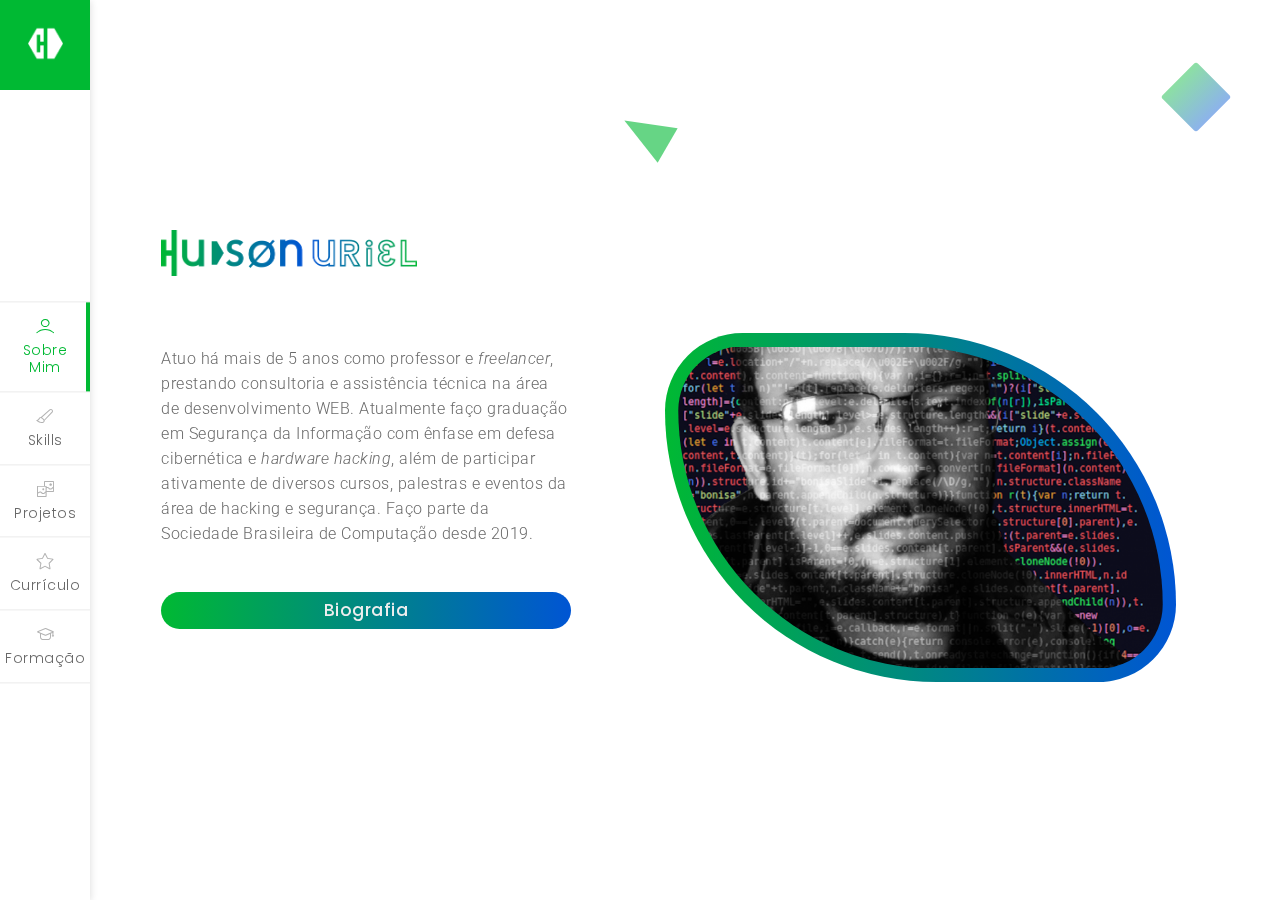
<file: index.html>
<!DOCTYPE html><html lang="pt-br"><head><!-- Meta Tags --><meta charset="utf-8"><meta content="width=device-width,initial-scale=1,shrink-to-fit=no" name="viewport"><!-- Author --><meta name="author" content="Hudson Uriel - https://github.com/zmdy"><!-- Page Title --><title>Portfolio - Hudson Uriel</title><!-- Favicon --><link href="./assets/img/favicon.png" rel="icon"><!-- Bundle --><link href="./src/vendor/css/bundle.min.css" rel="stylesheet"><!-- Plugin Css --><link href="./src/vendor/css/LineIcons.min.css" rel="stylesheet"><link href="./src/vendor/css/devicon/devicon.min.css" rel="stylesheet"><link href="./src/vendor/css/revolution-settings.min.css" rel="stylesheet"><link href="./src/vendor/css/jquery.fancybox.min.css" rel="stylesheet"><link href="./src/vendor/css/owl.carousel.min.css" rel="stylesheet"><link href="./src/vendor/css/swiper.min.css" rel="stylesheet"><link href="./src/vendor/css/cubeportfolio.min.css" rel="stylesheet"><!-- Style Sheet --><link href="./src/css/page-animation.min.css" rel="stylesheet"><link href="./src/css/style.min.css" rel="stylesheet"><!-- Global site tag (gtag.js) - Google Analytics --><script async src="https://www.googletagmanager.com/gtag/js?id=G-M1RQ8PRM4E"></script><script>function gtag(){dataLayer.push(arguments)}window.dataLayer=window.dataLayer||[],gtag("js",new Date),gtag("config","G-M1RQ8PRM4E")</script></head><body class="signle-layout"><!-- Header --><header class="header-left"><!--Logo--> <a class="logo" href="#"><h1 class="logo-text"><img src="./assets/img/favicon-white.png" alt="logo"></h1></a><!--Hamburger--> <a href="#" class="sidemenu_btn" id="sidemenu_toggle"><span></span> <span></span> <span></span> </a><!-- Navigation & Social buttons --><div class="site-nav"><!-- Main menu --><ul class="site-main-menu alt-font" id="nav"><li><!-- href value = data-id without # of .pt-page. Data-goto is the number of section --> <a class="pt-trigger" data-animation="58" data-goto="1" href="#home"><i class="lni-user"></i> <span>Sobre Mim</span></a></li><li><a class="pt-trigger" data-animation="61" data-goto="2" href="#services"><i class="lni-brush-alt"></i> <span>Skills</span></a></li><li><a class="pt-trigger" data-animation="59" data-goto="3" href="#clients"><i class="lni-gallery"></i> <span>Projetos</span></a></li><li><a class="pt-trigger" data-animation="58" data-goto="4" href="#resume"><i class="lni lni-star"></i> <span>Currículo</span></a></li><li><a class="pt-trigger" data-animation="61" data-goto="5" href="#academic"><i class="lni lni-graduation"></i> <span>Formação</span></a></li><li class="hide"><a class="pt-trigger" data-animation="59" data-goto="6" href="#bio"><i class="lni lni-graduation"></i> <span>Biografia</span></a></li><li class="hide"><a class="pt-trigger" data-animation="59" data-goto="7" href="#tech-skills"><i class="lni lni-graduation"></i> <span>Tech SKills</span></a></li></ul><!-- /Main menu --></div></header><!-- Header End --><!-- Site Main --><div class="main-left" id="main"><!-- Page changer wrapper --><div class="pt-wrapper"><!-- Subpages --><div class="subpages"><!-- Home --><section id="home" class="pt-page pt-page-1" data-id="home"><div class="container slider-container"><div class="row align-items-lg-center"><!-- Image Area --><div class="col-lg-7 order-lg-2"><div class="slider-image"><img src="./assets/img/foto-portfolio-720x478.png" alt="Foto Protfolio"></div></div><!-- Text Area --><div class="col-lg-5 wow fadeInRight"><!-- Box Area --><div class="heading-box"><img src="./assets/img/logo-cor-100px.png" class="hudson-logo"><p><span id="typed" class="typed main-gradient-color" data-typed-items="Professor e Pesquisador, Desenvolvedor WEB, Freelancer, Consultor de Tecnologia"></span></p><p>Atuo há mais de 5 anos como professor e <em>freelancer</em>, prestando consultoria e assistência técnica na área de desenvolvimento WEB. Atualmente faço graduação em Segurança da Informação com ênfase em defesa cibernética e <em>hardware hacking</em>, além de participar ativamente de diversos cursos, palestras e eventos da área de hacking e segurança. Faço parte da Sociedade Brasileira de Computação desde 2019.</p><a data-animation="59" data-goto="6" href="#bio" class="btn main-gradient">Biografia</a></div></div></div><!-- Shapes --> <span class="shape-square"></span> <span class="shape-triangle"></span> <span class="shape-plus"></span> <span class="shape-circle"></span></div></section><!-- Skills --><section id="services" class="pt-page pt-page-2" data-id="services"><div class="container"><div class="row align-items-lg-center"><!-- Features Box--><div class="col-lg-5 pr-lg-5"><div class="heading-area"><h6 class="sub-title main-color">Skills</h6><h2 class="title">Habilidades & Tecnologias</h2></div><!-- Progress Bar --><ul class="services-skill text-left"><!--Progress Item--><li class="progress-item"><h6>HTML/CSS<span class="float-right"><b class="count">95</b>%</span></h6><div class="progress"><span class="progress-bar" role="progressbar" aria-valuenow="95" aria-valuemin="0" aria-valuemax="100"></span></div></li><!--Progress Item--><li class="progress-item"><h6>WordPress & Web Hosting<span class="float-right"><b class="count">90</b>%</span></h6><div class="progress"><span class="progress-bar" role="progressbar" aria-valuenow="90" aria-valuemin="0" aria-valuemax="100"></span></div></li><!--Progress Item--><li class="progress-item"><h6>Java Script<span class="float-right"><b class="count">85</b>%</span></h6><div class="progress"><span class="progress-bar" role="progressbar" aria-valuenow="85" aria-valuemin="0" aria-valuemax="100"></span></div></li><!--Progress Item--><li class="progress-item"><h6>PHP/MYSQL<span class="float-right"><b class="count">75</b>%</span></h6><div class="progress"><span class="progress-bar" role="progressbar" aria-valuenow="75" aria-valuemin="0" aria-valuemax="100"></span></div></li><!--Progress Item--><li class="progress-item"><h6>Hexo, Jekyll e outros geradores estáticos<span class="float-right"><b class="count">65</b>%</span></h6><div class="progress"><span class="progress-bar" role="progressbar" aria-valuenow="65" aria-valuemin="0" aria-valuemax="100"></span></div></li></ul><a data-animation="tech-skills" data-goto="7" href="#tech-skills" class="btn main-gradient">Hard Skills</a></div><!-- Heading Area--><div class="col-lg-7"><div class="services-about"><img class="service-image" src="./assets/img/foto-detalhe-500x500.png" alt="image"><div class="content"><p><em>Hacking</em> é a incrível arte de usar um limão para montar uma pilha. Se tudo falhar, faça uma limonada 😉</p><h5 class="mb-1">Hudson Uriel</h5><span>Professor e Desenvolvedor WEB</span></div></div></div></div></div></section><!-- Projetos --><section id="clients" class="pt-page pt-page-3" data-id="clients"><div class="container"><div class="row d-flex align-content-lg-center min-height-100vh"><!-- Features Box--><div class="col-lg-4 pr-lg-5 p-0"><div class="heading-area"><h6 class="sub-title main-color">Cases de Sucesso</h6><h2 class="title">Projetos</h2><p class="paragraph">Nos últimos anos, tive a oportunidade de traduzir, desenvolver, publicar e garantir o funcionamento de mais de 250 sites e projetos, hospedados no Brasil e no exterior.</p></div><!--Counters Area--><div class="counter-area"><!-- Counter Item--><div class="counters"><i class="lni-apartment c-icon"></i><!-- Content --><div class="content"><h4 class="m-0">+<span class="count">150</span></h4><p>Clientes Atendidos</p></div></div><!-- Counter Item--><div class="counters"><i class="lni-apartment c-icon"></i><!-- Content --><div class="content"><h4 class="m-0">+<span class="count">2000</span></h4><p>Alunos Formados</p></div></div></div><div id="client-nav"></div></div><!-- Client Area--><div class="col-lg-8"><div id="owl-client" class="owl-carousel owl-theme"><!--Items--><div class="client-box"><p>Implementação de configurações de desempenho e indexação do site ao Google, utilizando técnicas de SEO.</p><img src="./assets/img/jobs/site-acsimao.png" alt="client"><h5 class="client-name mb-0">acsimao.com</h5><span class="client-designation"><strong>Tecnologias: </strong>WordPress, Let's Encrypt, Google Site Kit, PageSpeed Insights. <em>(*Job realizado como PJ pela Agência Aprimora WEB)</em></span></div><!--Items--><div class="client-box"><p>Criação e Implementação de layout para <em>landing-pages</em> de divulgação em campanhas de marketing.</p><img src="./assets/img/jobs/site-ana-monteiro.png" alt="client"><h5 class="client-name mb-0">anamonteiro.adv.br</h5><span class="client-designation"><strong>Tecnologias: </strong>WordPress, Elementor, TAGs Google Analytics, API Google Maps, API WhatsApp. <em>(*Job realizado como PJ pela Agência Aprimora WEB)</em></span></div><!--Items--><div class="client-box"><p>Desenvolvimento do site; planejamento e execução de testes de segurança e usabilidade.</p><img src="./assets/img/jobs/site-ago-cursos.png" alt="client"><h5 class="client-name mb-0">agocursos.com.br</h5><span class="client-designation"><strong>Tecnologias: </strong>WordPress, Elementor, WAFs, PHP, JS, HTML, CSS, PageSpeed Insights, BurpSuite, Wireshark, NMAP, Maltego, Nikto.</span></div><!--Items--><div class="client-box"><p>Realização de testes de usabilidade (UX) e desempenho em plataforma de <em>User Testing</em>.</p><img src="./assets/img/jobs/site-ben-and-jerry.png" alt="client"><h5 class="client-name mb-0">benandjerry.com.br</h5><span class="client-designation"><strong>Tecnologias: </strong>HTML, CSS, DevTools.</span></div><!--Items--><div class="client-box"><p>Desenvolvimento de site estático com Hexo para distribuição de materias para aulas de T.I. e Administração.</p><img src="./assets/img/jobs/site-aulas-txt.png" alt="client"><h5 class="client-name mb-0">zmdy.github.io/aulas.txt</h5><span class="client-designation"><strong>Tecnologias: </strong>Markdown, Hexo, CSS, JS, Git/GitHub.</span></div><!--Items--><div class="client-box"><p>Projeto de osciloscópio baseado em <em>web</em> para o Arduino.</p><img src="./assets/img/jobs/site-arduino-signals.png" alt="client"><h5 class="client-name mb-0">Arduino Signals</h5><span class="client-designation"><strong>Tecnologias: </strong>Arduino, PHP, JS, HTML, CSS, Git/GitHub.</span></div><!--Items--><div class="client-box"><p>Projeto de calculadora <em>web</em> para entusistas e estudantes de Astronomia.</p><img src="./assets/img/jobs/site-astrocalc.png" alt="client"><h5 class="client-name mb-0">AstroCalc</h5><span class="client-designation"><strong>Tecnologias: </strong>JS, HTML, CSS, Git/GitHub.</span></div><!--Items--><div class="client-box"><p>Projeto de framework para transormar arquivos de texto (txt, markdown) em apresentações de slides.</p><img src="./assets/img/jobs/site-bonisa.png" alt="client"><h5 class="client-name mb-0">Bonisa</h5><span class="client-designation"><strong>Tecnologias: </strong>MarkDown, RegEx, JS (paixão da minha vida &lt;3), HTML, CSS, Git/GitHub.</span></div><!--Items--><div class="client-box"><p>Implementação de melhorias no layout do site.</p><img src="./assets/img/jobs/site-fernanda-baldanza.png" alt="client"><h5 class="client-name mb-0">fernandabaldanza.adv.br</h5><span class="client-designation"><strong>Tecnologias: </strong>WordPress, Elementor, CSS, API WhatsApp. <em>(*Job realizado como PJ pela Agência Aprimora WEB)</em></span></div><!--Items--><div class="client-box"><p>Resturação de site, implementação de ajustes de layout.</p><img src="./assets/img/jobs/site-ferraz-advocacia.png" alt="client"><h5 class="client-name mb-0">ferrazadvocaciato.com</h5><span class="client-designation"><strong>Tecnologias: </strong>WordPress, Elementor, CSS, API WhatsApp. <em>(*Job realizado como PJ pela Agência Aprimora WEB)</em></span></div><!--Items--><div class="client-box"><p>Codificação e estilização do layout utilizado no site e aplicativo do Congresso Ganepão 2021</p><img src="./assets/img/jobs/site-ganepao-eventsmobi.png" alt="client"><h5 class="client-name mb-0">ganepao.com.br</h5><span class="client-designation"><strong>Tecnologias: </strong>CSS.<em> (*Job realizado como PJ pela Agência Aprimora WEB)</em></span></div><!--Items--><div class="client-box"><p><em>Rebranding</em> do site institucional; planejamento e execução de testes de segurança e usabilidade no mesmo.</p><img src="./assets/img/jobs/site-grupo-cni.png" alt="client"><h5 class="client-name mb-0">grupocni.com.br</h5><span class="client-designation"><strong>Tecnologias: </strong>WordPress, WAFs, PHP, JS, HTML, CSS, PageSpeed Insights, BurpSuite, Wireshark, NMAP, Maltego, Nikto, WPScan.</span></div><!--Items--><div class="client-box"><p>Implementação de layout para <em>landing-pages</em> de divulgação em campanhas de marketing.</p><img src="./assets/img/jobs/site-jayme-pena-landing.png" alt="client"><h5 class="client-name mb-0">jaymepena.com.br</h5><span class="client-designation"><strong>Tecnologias: </strong>WordPress, Elementor, CSS, API WhatsApp.<em> (*Job realizado como PJ pela Agência Aprimora WEB)</em></span></div><!--Items--><div class="client-box"><p>Publicação e configuração do site em serviço de <em>web hosting</em>. Implementação de estratégias de SEO, desempenho e segurança.</p><img src="./assets/img/jobs/site-jean-lima.png" alt="client"><h5 class="client-name mb-0">jeanlimaadvocacia.com.br</h5><span class="client-designation"><strong>Tecnologias: </strong>WordPress, Elementor, API WhatsApp, Let's Encrypt, Google Site Kit, PageSpeed Insights.<em> (*Job realizado como PJ pela Agência Aprimora WEB)</em></span></div><!--Items--><div class="client-box"><p>Publicação e configuração do site em serviço de <em>web hosting</em>. Implementação de estratégias de SEO, desempenho e segurança.</p><img src="./assets/img/jobs/site-jeferson-ribeiro.png" alt="client"><h5 class="client-name mb-0">jefersonribeiro.adv.br</h5><span class="client-designation"><strong>Tecnologias: </strong>WordPress, Elementor, API WhatsApp, Let's Encrypt, Google Site Kit, PageSpeed Insights.<em> (*Job realizado como PJ pela Agência Aprimora WEB)</em></span></div><!--Items--><div class="client-box"><p>Inserção de artigos e postagens em blog para divulgação em campanhas de marketing.</p><img src="./assets/img/jobs/site-lucas-bento.png" alt="client"><h5 class="client-name mb-0">lucasbento.adv.br</h5><span class="client-designation"><strong>Tecnologias: </strong>WordPress, Elementor, HTML, CSS.<em> (*Job realizado como PJ pela Agência Aprimora WEB)</em></span></div><!--Items--><div class="client-box"><p>Publicação e configuração do site em serviço de <em>web hosting</em>. Implementação de estratégias de SEO, desempenho e segurança.</p><img src="./assets/img/jobs/site-mondego-engenharia.png" alt="client"><h5 class="client-name mb-0">mondegoengenharia.com</h5><span class="client-designation"><strong>Tecnologias: </strong>WordPress, Elementor, API WhatsApp, Let's Encrypt, Google Site Kit, PageSpeed Insights.<em> (*Job realizado como PJ pela Agência Aprimora WEB)</em></span></div><!--Items--><div class="client-box"><p>Publicação e configuração do site em serviço de <em>web hosting</em>. Implementação de estratégias de SEO, desempenho e segurança.</p><img src="./assets/img/jobs/site-origna.png" alt="client"><h5 class="client-name mb-0">origna.com.br</h5><span class="client-designation"><strong>Tecnologias: </strong>WordPress, Elementor, API WhatsApp, Let's Encrypt, Google Site Kit, PageSpeed Insights.<em> (*Job realizado como PJ pela Agência Aprimora WEB)</em></span></div><!--Items--><div class="client-box"><p>Publicação e configuração do site em serviço de <em>web hosting</em>. Ajustes no layout do site.</p><img src="./assets/img/jobs/site-otica-jz-glasses.png" alt="client"><h5 class="client-name mb-0">oticajzglasses.com.br</h5><span class="client-designation"><strong>Tecnologias: </strong>WordPress, Elementor, API WhatsApp, Google Site Kit.</span></div><!--Items--><div class="client-box"><p>Desenvolvimento e publicação da plataforma; planejamento e execução de testes de segurança e usabilidade.</p><img src="./assets/img/jobs/site-plataforma-ago.png" alt="client"><h5 class="client-name mb-0">agocursos.com.br/app</h5><span class="client-designation"><strong>Tecnologias: </strong>WordPress, Elementor, Woocomerce, LearnPress, WAFs, PHP, JS, HTML, CSS, PageSpeed Insights, BurpSuite, Wireshark, NMAP, Maltego, Nikto.</span></div><!--Items--><div class="client-box"><p>Implementação de novos componentes e criação de logo para o simulador de circuitos digitais SimcirJS.</p><img src="./assets/img/jobs/site-simcirjs.png" alt="client"><h5 class="client-name mb-0">Simcir JS</h5><span class="client-designation"><strong>Tecnologias: </strong>JS, HTML, CSS, Git/GitHub, SVG.</span></div><!--Items--><div class="client-box"><p>Instalação e configuração de encurtador de link ./src/personalizado - YOURLS.</p><img src="./assets/img/jobs/site-yourls-ago.png" alt="client"><h5 class="client-name mb-0">agocursos.com.br</h5><span class="client-designation"><strong>Tecnologias: </strong>YOURLS: Your Own URL Shortener (Encurtador de Links open-source), PHP, MySQL, CSS, Sleeky (tema modificado para atender a identidade visual da empresa).</span></div><!--Items--><div class="client-box"><p>Publicação e configuração do site em serviço de <em>web hosting</em>. Implementação de estratégias de SEO, desempenho e segurança.</p><img src="./assets/img/jobs/site-psicodivertidamente.png" alt="client"><h5 class="client-name mb-0">psicodivertidamente.com.br</h5><span class="client-designation"><strong>Tecnologias: </strong>WordPress, Elementor, API WhatsApp, Let's Encrypt, Google Site Kit, PageSpeed Insights.<em> (*Job realizado como PJ pela Agência Aprimora WEB)</em></span></div><!--Items--><div class="client-box"><p>Publicação e configuração do site em serviço de <em>web hosting</em>. Implementação de estratégias de SEO, desempenho e segurança.</p><img src="./assets/img/jobs/site-rosa-luz-boutique.png" alt="client"><h5 class="client-name mb-0">rosaluzboutique.com.br</h5><span class="client-designation"><strong>Tecnologias: </strong>WordPress, Elementor, API WhatsApp, Let's Encrypt, Google Site Kit, PageSpeed Insights.<em> (*Job realizado como PJ pela Agência Aprimora WEB)</em></span></div><!--Items--><div class="client-box"><p>Correção de bugs em plugin do WhatsApp, devido a cinompatibilidade em dispositivos iOS/Apple; Implementação de layout para <em>landing-pages</em>.</p><img src="./assets/img/jobs/site-wrsa.png" alt="client"><h5 class="client-name mb-0">wrsa.adv.br</h5><span class="client-designation"><strong>Tecnologias: </strong>WordPress, Elementor, API WhatsApp, JS, PHP.<em> (*Job realizado como PJ pela Agência Aprimora WEB)</em></span></div><!--Items--><div class="client-box"><p>Publicação e configuração do site em serviço de <em>web hosting</em>. Implementação de estratégias de SEO, desempenho e segurança.</p><img src="./assets/img/jobs/site-zillion.png" alt="client"><h5 class="client-name mb-0">zillionempreendedorismo.com.br</h5><span class="client-designation"><strong>Tecnologias: </strong>WordPress, Elementor, API WhatsApp, Let's Encrypt, Google Site Kit, PageSpeed Insights.<em> (*Job realizado como PJ pela Agência Aprimora WEB)</em></span></div></div></div></div></div></section><!-- Resume - CV --><section id="resume" class="pt-page pt-page-4" data-id="resume"><div class="container"><div class="row d-flex align-content-lg-center min-height-100vh"><!-- Features Box--><!-- Text Area --><div class="col-lg-5 wow fadeInRight"><!-- Box Area --><div class="heading-box"><h6 class="sub-title main-color">Experiências Profissionais</h6><img src="./assets/img/logo-cor-100px.png" class="hudson-logo" style="margin-top:5vh"><p class="main-gradient-color">Professor & Freelancer</p><p>Atuo há mais de 5 anos como professor e <em>freelancer</em>, prestando consultoria e assistência técnica na área de desenvolvimento WEB. Confira os locais que já tive a oportunidade de atuar profissionalmente.</p><div id="resume-nav"></div></div></div><!-- Client Area--><div class="col-lg-7"><div id="owl-resume" class="owl-carousel owl-theme"><!--Items--><div class="client-box-resume"><h5 class="client-name mb-0">Analista de Suporte Técnico</h5><p class="client-description"><em>Agência Aprimora WEB</em></p><p class="client-date client-current">Mar. 2021 - Atualmente</p><div class="client-logo"><img src="./assets/img/companies/logo-aprimora-web-white.png" alt="client-logo"></div><span class="client-designation">Consultoria em atividades de publicação e manutenção de sites institucionais, e-coomerces e landing pages construídas em WordPress. Suporte técnico e manutenção preventiva/corretiva referente a problemas de configuração, segurança, SEO e afins nos sites e e-mails profissionais dos clientes da agência.</span></div><!--Items--><div class="client-box-resume"><h5 class="client-name mb-0">Consultor de T.I. & Mentor de Cursos</h5><p class="client-description"><em>AGO Cursos</em></p><p class="client-date client-current">Out. 2020 - Atualmente</p><div class="client-logo"><img src="./assets/img/companies/logo-ago-white.png" alt="client-logo"></div><span class="client-designation">Desenvolvimento e gerenciamento de websites e aplicações WEB (link shortener, WordPress, Tutor/Open edX, QR Code ); Consultor em live streamings e cursos; Mentor de cursos livres em plataforma EAD.</span></div><!--Items--><div class="client-box-resume"><h5 class="client-name mb-0">Freelancer</h5><p class="client-description"><em>Ótica JZ Glasses</em></p><p class="client-date">Out. 2020 - Mai. 2021</p><div class="client-logo"><img src="./assets/img/companies/logo-otica-jz-glasses-white.png" alt="client-logo"></div><span class="client-designation">Desenvolvimento e gerenciamento de e-comerce + site institucional; Acompanhamento de métricas e KPIs em posts, anúncios e stories de redes sociais e site;</span></div><!--Items--><div class="client-box-resume"><h5 class="client-name mb-0">Professor</h5><p class="client-description"><em>CNI - Centro de Formação Profissional</em></p><p class="client-date">Out. 2019 - Out. 2020</p><div class="client-logo"><img src="./assets/img/companies/logo-cni-white.png" alt="client-logo"></div><span class="client-designation">Ministro de aulas presenciais de informática básica/avançada; manutenção e redes de computadores; e administração. Help desk e suporte técnico-pedagógico aos alunos (presencial e EAD); Auxílio na gravação, edição e postagem de conteúdos EAD; gerenciamento de sites;</span></div><!--Items--><div class="client-box-resume"><h5 class="client-name mb-0">Professor</h5><p class="client-description"><em>Zanol Prime Cultural Institute</em></p><p class="client-date">Set. 2018 - Out. 2019</p><div class="client-logo"><img src="./assets/img/companies/logo-prime-white.png" alt="client-logo"></div><span class="client-designation">Suporte e monitoria aos alunos dos cursos de informática e administração; Organização e realização de palestras e eventos culturais e pedagógicos; Realização de atividades administrativas (atendimento, relatórios pedagógicos, etc) inerentes à função;</span></div><!--Items--><div class="client-box-resume"><h5 class="client-name mb-0">Estagiário Administrativo</h5><p class="client-description"><em>NSI - Instituto Profissionalizar</em></p><p class="client-date">Jun. 2018 - Out. 2018</p><div class="client-logo"><img src="./assets/img/companies/logo-nsi-white.png" alt="client-logo"></div><span class="client-designation">Atendimento ao público, controle de caixa, agendamentos de aulas e provas, e telemarketing ativo (vendas e cobranças)</span></div><!--Items--><div class="client-box-resume"><h5 class="client-name mb-0">Pesquisador Júnior de Iniciação Científica</h5><p class="client-description"><em>CEFET-MG/FAPEMIG</em></p><p class="client-date">Mar. 2016 - Set. 2017</p><div class="client-logo"><img src="./assets/img/companies/logo-cefet-white.png" alt="client-logo"></div><span class="client-designation">Desenvolvimento de pesquisa multidisciplinar (Biologia, Eletrônica e Programação) visando alternativas para o controle de mosquitos.</span></div><!--Items--><div class="client-box-resume"><h5 class="client-name mb-0">Monitor de Informática</h5><p class="client-description"><em>Cedaspy Professional School</em></p><p class="client-date">Mai. 2015 - Nov. 2015</p><div class="client-logo"><img src="./assets/img/companies/logo-cedaspy-white.png" alt="client-logo"></div><span class="client-designation">Suporte pedagógico presencial aos alunos; retirada de dúvidas e acompanhamento nos laboratórios de aulas teóricas e práticas.</span></div></div></div></div></div></section><!-- Academic - CV --><section id="academic" class="pt-page pt-page-5" data-id="academic"><div class="container"><div class="row d-flex align-content-lg-center min-height-100vh"><!-- Features Box--><!-- Text Area --><div class="col-lg-5 wow fadeInRight"><!-- Box Area --><div class="heading-box"><h6 class="sub-title main-color">Formação Acadêmica</h6><img src="./assets/img/logo-cor-100px.png" class="hudson-logo" style="margin-top:5vh"><p class="main-gradient-color">Pesquisador & Estudante</p><p>Iniciei os meus estudos em Informática e Computação no ano de 2014 e não parei desde então! Confira alguns cursos que fazem parte da minha formação acadêmica.</p></div></div><!-- Client Area--><div class="col-lg-7"><!-- Progress Bar --><ul class="services-skill text-left"><!--Progress Item--><li class="progress-item"><h6>Técnico em Eletrônica<br><span class="small">Escola Politécnica Brasileira - ECID</span><br><em class="small">Formação em 2022</em> <span class="float-right"><b class="count">33</b>%</span><br></h6><div class="progress"><span class="progress-bar" role="progressbar" aria-valuenow="25" aria-valuemin="0" aria-valuemax="100"></span></div></li><!--Progress Item--><li class="progress-item"><h6>Superior em Defesa Cibernética<br><span class="small">Universidade Estácio de Sá</span><br><em class="small">Formação em 2022</em> <span class="float-right"><b class="count">60</b>%</span><br></h6><div class="progress"><span class="progress-bar" role="progressbar" aria-valuenow="60" aria-valuemin="0" aria-valuemax="100"></span></div></li></ul><h5 class="outros-cursos">Outros Cursos realizados:</h5><p class="cursos"><i class="lni lni-graduation"></i> <strong>Técnico em Informática</strong> - CEFET-MG - 2016-2017 <em class="small">Trancado</em></p><p class="cursos"><i class="lni lni-graduation"></i> <strong>Capacitação em Informática e Redes</strong> - Cedaspy - 2014-2016 <em class="small">100% concluído</em></p><p class="cursos"><i class="lni lni-graduation"></i> <strong>Formação em Desenvolvimento WEB</strong> - CNI - 2013-2014 <em class="small">100% concluído</em></p><p class="cursos"><i class="lni lni-graduation"></i> <strong>Inglês</strong> - CENEX/UFMG - 2013-2015 <em class="small">100% concluído</em></p></div></div></div></section><!-- Bio --><section id="bio" class="pt-page pt-page-6" data-id="bio"><div class="container"><div class="row d-flex align-content-lg-center min-height-100vh"><!-- Text Area --><div class="col-lg-5 wow fadeInRight"><!-- Box Area --><div class="heading-box"><h6 class="sub-title main-color">Biografia</h6><img src="./assets/img/logo-cor-100px.png" class="hudson-logo" style="margin-top:5vh"><div class="social-icons"><a href="https://www.instagram.com/_zmdy/"><i class="lni lni-instagram-original main-gradient-color-hover"></i> </a><a href="https://www.facebook.com/hudson.uriel.5"><i class="lni lni-facebook main-gradient-color-hover"></i> </a><a href="https://twitter.com/_zmdy"><i class="lni lni-twitter-original main-gradient-color-hover"></i> </a><a href="https://github.com/zmdy"><i class="lni lni-github-original main-gradient-color-hover"></i></a></div><p>Membro da Sociedade Brasileira de Computação (SBC) desde 2019, atualmente divido meu tempo entre tarefas acadêmicas e profissionais. Atuo já há alguns anos como professor de Informática e Administração em importantes instituições de Belo Horizonte, tendo a possibilidade de vivenciar as mais diversas (e até mesmo inusitadas) dúvidas e questionamentos, sempre me esforçando para resolvê-las e saná-las da melhor forma possível.</p></div></div><!-- Heading Area--><div class="col-lg-6 order-lg-2"><div class="heading-area pl-lg-4 p-0"><p class="paragraph paragraph-first">Como web designer e desenvolvedor web tive a oportunidade de trabalhar na construção, tradução, hospedagem e manutenção de mais de 250 websites institucionais e e-commerces. Como um diferencial em meus serviços, busco trazer o <em>know-how</em> que adquiro participando de treinamentos e eventos na área de desenvolvimento, <em>hacking</em> e segurança para garantir aos clientes por mim atendidos acesso às mais modernas tecnologias e estratégias.<br><br>Enquanto estudante e pesquisador, pude participar de diversos projetos de iniciação científica nas áreas de eletrônica e computação aplicadas à saúde pública. Ainda hoje contribuo e participo de projetos <em>open-source</em>, fórums, grupos e programas de <em>bug bounty</em>. Sou defensor da filosofia do <em>Software Livre</em> e acredito que as tecnologias computacionais devem ser inclusivas, focadas na boa-experiência de uso, e capazes de mudar a vida de todos.</p></div></div></div></div></section><!-- Tech Skills --><section id="tech-skills" class="pt-page pt-page-7" data-id="tech-skills"><div class="container"><div class="row d-flex align-content-lg-center min-height-100vh"><!-- Features Box--><!-- Text Area --><div class="col-lg-5 wow fadeInRight"><!-- Box Area --><div class="heading-box heading-area"><h6 class="sub-title main-color">Tech Skills</h6><h2 class="title">Tecnologias</h2><p>Como desenvolvedor, possuo minhas preferências a respeito de linguagens e tecnologias. Para os meus trabalhos, em epecial, gosto de utilizar as tecnologias abaixo:</p><div class="tech-skills-icons"><p><i class="devicon-html5-plain main-gradient-color"></i> <i class="devicon-css3-plain main-gradient-color"></i> <i class="devicon-javascript-plain main-gradient-color"></i> <i class="devicon-php-plain main-gradient-color"></i> <i class="devicon-mysql-plain main-gradient-color"></i><br><br><i class="devicon-wordpress-plain main-gradient-color"></i> <i class="devicon-bash-plain main-gradient-color"></i> <i class="devicon-python-plain main-gradient-color"></i> <i class="devicon-cplusplus-plain main-gradient-color"></i> <i class="devicon-nodejs-plain main-gradient-color"></i></p></div></div></div><!-- Client Area--><div class="col-lg-7 container"><p>Em meu GitHub contribuo e mantenho projetos <em>open-source</em> voltados para a área educacional e de algumas ferramentas e scripts úteis para o dia a dia.</p><div class="container"><div class="row row-projetos"><div class="projetos col-lg-4"><a href="https://github.com/zmdy/portfolio" target="_blank"><img src="./assets/img/logo-cor-100px.png"> Portfólio de projetos</a><p>HTML, CSS, JS</p></div><div class="projetos col-lg-4"><a href="https://github.com/zmdy/aulas.txt" target="_blank"><img src="./assets/img/projects/logo-aulas-txt.png"> Recursos para aulas.</a><br><p>Markdown, Hexo</p></div><div class="projetos col-lg-4"><a href="https://github.com/zmdy/bonisa" target="_blank"><img src="./assets/img/projects/logo-bonisa.png"> <em>Lib</em> de slides para web</a><br><p>JS</p></div><div class="projetos col-lg-4"><a href="https://github.com/zmdy/simcirjs" target="_blank"><img src="./assets/img/projects/logo-simcir.png"> Simulador de circuitos</a><br><p>JS</p></div><div class="projetos col-lg-4"><a href="https://zmdy.github.io/africa-perceptions/" target="_blank"><img src="./assets/img/projects/logo-africa-perceptions.png"> Projeto Escolar.</a><br><p>Markdown, HTML, JS</p></div><div class="projetos col-lg-4"><a href="https://zmdy.github.io/africa-perceptions/" target="_blank"><img src="./assets/img/projects/logo-astrocalc.png"> Calculadora astronômica.</a><br><p>HTML, CSS, JS</p></div></div></div><p>Alguns projetos úteis para <em>devs</em> e <em>hackers</em>.</p><p class="cursos"><i class="lni lni-code-alt"></i> <strong>Recursos diversos</strong> - <a href="https://github.com/sindresorhus/awesome">Awesome</a> | <a href="https://github.com/moimikey/awesome-devtools">Dev Tools</a> | <a href="https://github.com/Hack-with-Github/Awesome-Hacking">Hacking Tools</a> | <a href="https://github.com/goabstract/Awesome-Design-Tools">Design Tools</a></p><p class="cursos"><i class="lni lni-code-alt"></i> <strong>Scan de Tecnologias</strong> - <a href="https://github.com/AliasIO/wappalyzer">Wappalyzer</a></p><p class="cursos"><i class="lni lni-code-alt"></i> <strong>Open Web Data</strong> - <a href="https://commoncrawl.org/">Commom Crawl</a></p><p class="cursos"><i class="lni lni-code-alt"></i> <strong>Repositório de APIs</strong> - <a href="https://www.programmableweb.com/">Programmable Web</a></p><p class="cursos"><i class="lni lni-code-alt"></i> <strong>Maiores riscos de segurança na WEB</strong> - <a href="https://owasp.org/www-project-top-ten/">OWASP Top Ten</a></p></div></div></div></section></div><!-- End of Home Subpage --></div></div><!-- Site Main End --><!-- JavaScript --><script src="./src/vendor/js/bundle.min.js"></script><!-- Plugin Js --><script src="./src/vendor/js/jquery.appear.js"></script><script src="./src/vendor/js/jquery.fancybox.min.js"></script><script src="./src/vendor/js/owl.carousel.min.js"></script><script src="./src/vendor/js/TweenMax.min.js"></script><script src="./src/vendor/js/jquery.cubeportfolio.min.js"></script><!-- TYPED LIBRARY --><script src="./src/vendor/js/typed.js/typed.min.js"></script><!-- custom script --><script src="./src/js/page-transition.min.js"></script><script src="./src/js/script.min.js"></script></body></html>
</file>
<file: src/vendor/css/devicon/devicon.min.css>
﻿@font-face{font-family:"devicon";src:url("fonts/devicon.eot?f7gwp9");src:url("fonts/devicon.eot?f7gwp9#iefix") format("embedded-opentype"),url("fonts/devicon.ttf?f7gwp9") format("truetype"),url("fonts/devicon.woff?f7gwp9") format("woff"),url("fonts/devicon.svg?f7gwp9#devicon") format("svg");font-weight:normal;font-style:normal;font-display:block}[class^=devicon-],[class*=" devicon-"]{font-family:"devicon" !important;speak:never;font-style:normal;font-weight:normal;font-variant:normal;text-transform:none;line-height:1;-webkit-font-smoothing:antialiased;-moz-osx-font-smoothing:grayscale}.devicon-nixos-plain-wordmark:before{content:""}.devicon-nixos-plain:before{content:""}.devicon-perl-plain:before{content:""}.devicon-tensorflow-line-wordmark:before{content:""}.devicon-tensorflow-line:before{content:""}.devicon-tensorflow-original-wordmark:before{content:""}.devicon-tensorflow-original:before{content:""}.devicon-zig-plain-wordmark:before{content:""}.devicon-zig-original:before,.devicon-zig-plain:before{content:""}.devicon-raspberrypi-line-wordmark:before{content:""}.devicon-raspberrypi-line:before{content:""}.devicon-embeddedc-plain-wordmark:before{content:""}.devicon-embeddedc-plain:before{content:""}.devicon-labview-plain-wordmark:before{content:""}.devicon-labview-plain:before{content:""}.devicon-modx-plain-wordmark:before{content:""}.devicon-modx-plain:before{content:""}.devicon-knockout-plain-wordmark:before{content:""}.devicon-rstudio-plain:before{content:""}.devicon-phalcon-plain:before{content:""}.devicon-minitab-plain:before{content:""}.devicon-bulma-plain:before{content:""}.devicon-spss-plain:before{content:""}.devicon-matlab-line:before{content:""}.devicon-matlab-plain:before{content:""}.devicon-karma-plain:before{content:""}.devicon-jest-plain:before{content:""}.devicon-circleci-plain-wordmark:before{content:""}.devicon-circleci-plain:before{content:""}.devicon-codecov-plain:before{content:""}.devicon-magento-line:before{content:""}.devicon-magento-original-wordmark:before{content:""}.devicon-magento-original:before{content:""}.devicon-shopware-original-wordmark:before{content:""}.devicon-shopware-original:before{content:""}.devicon-salesforce-plain:before{content:""}.devicon-vuestorefront-plain:before{content:""}.devicon-unix-original:before{content:""}.devicon-godot-plain-wordmark:before{content:""}.devicon-godot-plain:before{content:""}.devicon-vscode-plain-wordmark:before{content:""}.devicon-vscode-plain:before{content:""}.devicon-julia-plain-wordmark:before{content:""}.devicon-julia-plain:before{content:""}.devicon-crystal-original-wordmark:before{content:""}.devicon-crystal-original:before{content:""}.devicon-tailwindcss-plain:before{content:""}.devicon-tailwindcss-original-wordmark:before{content:""}.devicon-weblate-plain-wordmark:before{content:""}.devicon-weblate-plain:before{content:""}.devicon-thealgorithms-plain-wordmark:before{content:""}.devicon-thealgorithms-plain:before{content:""}.devicon-spring-plain-wordmark:before{content:""}.devicon-spring-plain:before{content:""}.devicon-rails-plain-wordmark:before{content:""}.devicon-rails-plain:before{content:""}.devicon-phoenix-plain-wordmark:before{content:""}.devicon-phoenix-plain:before{content:""}.devicon-nextjs-original-wordmark:before,.devicon-nextjs-plain-wordmark:before{content:""}.devicon-nextjs-line:before{content:""}.devicon-nextjs-original:before,.devicon-nextjs-plain:before{content:""}.devicon-lua-plain-wordmark:before{content:""}.devicon-lua-plain:before{content:""}.devicon-graphql-plain-wordmark:before{content:""}.devicon-graphql-plain:before{content:""}.devicon-gitter-plain-wordmark:before{content:""}.devicon-gitter-plain:before{content:""}.devicon-figma-plain:before{content:""}.devicon-digitalocean-plain-wordmark:before{content:""}.devicon-digitalocean-plain:before{content:""}.devicon-dotnetcore-plain:before{content:""}.devicon-dart-plain-wordmark:before{content:""}.devicon-dart-plain:before{content:""}.devicon-r-plain:before{content:""}.devicon-r-original:before{content:""}.devicon-ocaml-plain-wordmark:before{content:""}.devicon-ocaml-plain:before{content:""}.devicon-jupyter-plain-wordmark:before{content:""}.devicon-jupyter-plain:before{content:""}.devicon-fsharp-plain:before{content:""}.devicon-elixir-plain-wordmark:before{content:""}.devicon-elixir-plain:before{content:""}.devicon-aarch64-plain:before{content:""}.devicon-xd-line:before{content:""}.devicon-xd-plain:before{content:""}.devicon-uwsgi-plain:before{content:""}.devicon-microsoftsqlserver-plain-wordmark:before{content:""}.devicon-microsoftsqlserver-plain:before{content:""}.devicon-sqlalchemy-original-wordmark:before,.devicon-sqlalchemy-plain-wordmark:before{content:""}.devicon-sqlalchemy-plain:before{content:""}.devicon-rocksdb-plain:before{content:""}.devicon-objectivec-plain:before{content:""}.devicon-kubernetes-plain-wordmark:before{content:""}.devicon-kubernetes-plain:before{content:""}.devicon-googlecloud-plain-wordmark:before{content:""}.devicon-googlecloud-plain:before{content:""}.devicon-flask-original-wordmark:before,.devicon-flask-plain-wordmark:before{content:""}.devicon-flask-original:before,.devicon-flask-plain:before{content:""}.devicon-firebase-plain-wordmark:before{content:""}.devicon-firebase-plain:before{content:""}.devicon-eleventy-plain:before{content:""}.devicon-appwrite-plain-wordmark:before,.devicon-appwrite-original-wordmark:before{content:""}.devicon-appwrite-plain:before,.devicon-appwrite-original:before{content:""}.devicon-bash-plain:before{content:""}.devicon-woocommerce-plain-wordmark:before{content:""}.devicon-woocommerce-plain:before{content:""}.devicon-typo3-plain-wordmark:before{content:""}.devicon-typo3-plain:before{content:""}.devicon-premierepro-plain:before{content:""}.devicon-nestjs-plain-wordmark:before{content:""}.devicon-nestjs-plain:before{content:""}.devicon-materialui-plain:before{content:""}.devicon-kotlin-plain-wordmark:before{content:""}.devicon-kotlin-plain:before{content:""}.devicon-jenkins-plain:before{content:""}.devicon-jenkins-line:before{content:""}.devicon-haxe-plain:before{content:""}.devicon-gatsby-plain-wordmark:before{content:""}.devicon-gatsby-plain:before{content:""}.devicon-flutter-plain:before{content:""}.devicon-composer-line-wordmark:before,.devicon-composer-plain-wordmark:before{content:""}.devicon-composer-line:before,.devicon-composer-plain:before{content:""}.devicon-aftereffects-plain:before{content:""}.devicon-yunohost-plain:before{content:""}.devicon-redux-original:before,.devicon-redux-plain:before{content:""}.devicon-clojurescript-plain:before{content:""}.devicon-clojure-line:before,.devicon-clojure-plain:before{content:""}.devicon-mocha-plain:before{content:""}.devicon-haskell-plain:before{content:""}.devicon-haskell-plain-wordmark:before{content:""}.devicon-codepen-original-wordmark:before{content:""}.devicon-codepen-plain:before,.devicon-codepen-original:before{content:""}.devicon-groovy-plain:before{content:""}.devicon-rust-plain:before{content:""}.devicon-scala-plain-wordmark:before{content:""}.devicon-scala-plain:before{content:""}.devicon-grails-plain:before{content:""}.devicon-sketch-line-wordmark:before{content:""}.devicon-sketch-line:before{content:""}.devicon-npm-original-wordmark:before{content:""}.devicon-ionic-original-wordmark:before{content:""}.devicon-ionic-original:before{content:""}.devicon-ember-original-wordmark:before,.devicon-ember-plain-wordmark:before{content:""}.devicon-electron-original-wordmark:before{content:""}.devicon-electron-original:before{content:""}.devicon-vagrant-plain-wordmark:before{content:""}.devicon-vagrant-plain:before{content:""}.devicon-yarn-plain-wordmark:before{content:""}.devicon-yarn-plain:before{content:""}.devicon-handlebars-plain-wordmark:before{content:""}.devicon-handlebars-plain:before{content:""}.devicon-couchdb-plain-wordmark:before{content:""}.devicon-couchdb-plain:before{content:""}.devicon-behance-plain-wordmark:before{content:""}.devicon-behance-plain:before{content:""}.devicon-linkedin-plain-wordmark:before{content:""}.devicon-linkedin-plain:before{content:""}.devicon-ceylon-plain:before{content:""}.devicon-elm-plain-wordmark:before{content:""}.devicon-elm-plain:before{content:""}.devicon-cakephp-plain-wordmark:before{content:""}.devicon-cakephp-plain:before{content:""}.devicon-stylus-original:before{content:""}.devicon-express-original-wordmark:before{content:""}.devicon-express-original:before{content:""}.devicon-devicon-plain-wordmark:before{content:""}.devicon-devicon-plain:before{content:""}.devicon-intellij-plain-wordmark:before{content:""}.devicon-intellij-plain:before{content:""}.devicon-pycharm-plain-wordmark:before{content:""}.devicon-pycharm-plain:before{content:""}.devicon-rubymine-plain-wordmark:before{content:""}.devicon-rubymine-plain:before{content:""}.devicon-webstorm-plain-wordmark:before{content:""}.devicon-webstorm-plain:before{content:""}.devicon-tomcat-line-wordmark:before{content:""}.devicon-tomcat-line:before{content:""}.devicon-vuejs-line-wordmark:before{content:""}.devicon-vuejs-line:before{content:""}.devicon-vuejs-plain-wordmark:before{content:""}.devicon-vuejs-plain:before{content:""}.devicon-swift-plain-wordmark:before{content:""}.devicon-swift-plain:before{content:""}.devicon-webpack-plain-wordmark:before{content:""}.devicon-webpack-plain:before{content:""}.devicon-visualstudio-plain-wordmark:before{content:""}.devicon-visualstudio-plain:before{content:""}.devicon-slack-plain-wordmark:before{content:""}.devicon-slack-plain:before{content:""}.devicon-sequelize-plain-wordmark:before{content:""}.devicon-sequelize-plain:before{content:""}.devicon-typescript-plain:before,.devicon-typescript-original:before{content:""}.devicon-babel-plain:before,.devicon-babel-original:before{content:""}.devicon-facebook-plain:before,.devicon-facebook-original:before{content:""}.devicon-google-plain-wordmark:before,.devicon-google-original-wordmark:before{content:""}.devicon-google-plain:before,.devicon-google-original:before{content:""}.devicon-twitter-original:before,.devicon-twitter-plain:before{content:""}.devicon-mocha:before{content:""}.devicon-jasmine-plain:before{content:""}.devicon-jasmine-wordmark:before{content:""}.devicon-gatling-plain:before{content:""}.devicon-gatling-plain-wordmark:before{content:""}.devicon-phpstorm-plain:before{content:""}.devicon-phpstorm-plain-wordmark:before{content:""}.devicon-sourcetree-original:before,.devicon-sourcetree-plain:before{content:""}.devicon-sourcetree-original-wordmark:before,.devicon-sourcetree-plain-wordmark:before{content:""}.devicon-ssh-original:before,.devicon-ssh-plain:before{content:""}.devicon-ssh-original-wordmark:before,.devicon-ssh-plain-wordmark:before{content:""}.devicon-jeet-plain:before{content:""}.devicon-jeet-plain-wordmark:before{content:""}.devicon-gitlab-plain:before{content:""}.devicon-gitlab-plain-wordmark:before{content:""}.devicon-github-original:before,.devicon-github-plain:before{content:""}.devicon-github-original-wordmark:before{content:""}.devicon-d3js-plain:before{content:""}.devicon-d3js-original:before{content:""}.devicon-confluence-original:before,.devicon-confluence-plain:before{content:""}.devicon-confluence-original-wordmark:before,.devicon-confluence-plain-wordmark:before{content:""}.devicon-bitbucket-original:before,.devicon-bitbucket-plain:before{content:""}.devicon-bitbucket-original-wordmark:before,.devicon-bitbucket-plain-wordmark:before{content:""}.devicon-gradle-plain:before{content:""}.devicon-gradle-plain-wordmark:before{content:""}.devicon-cucumber-plain:before{content:""}.devicon-cucumber-plain-wordmark:before{content:""}.devicon-protractor-plain:before{content:""}.devicon-protractor-plain-wordmark:before{content:""}.devicon-safari-line-wordmark:before{content:""}.devicon-safari-line:before{content:""}.devicon-safari-plain-wordmark:before{content:""}.devicon-safari-plain:before{content:""}.devicon-jetbrains-plain:before,.devicon-jetbrains-line:before,.devicon-jetbrains-line-wordmark:before,.devicon-jetbrains-plain-wordmark:before{content:""}.devicon-django-line:before,.devicon-django-line-wordmark:before{content:""}.devicon-django-plain:before,.devicon-django-plain-wordmark:before{content:""}.devicon-gimp-plain:before{content:""}.devicon-redhat-plain-wordmark:before{content:""}.devicon-redhat-plain:before{content:""}.devicon-cplusplus-line:before,.devicon-cplusplus-line-wordmark:before{content:""}.devicon-cplusplus-plain:before,.devicon-cplusplus-plain-wordmark:before{content:""}.devicon-csharp-line:before,.devicon-csharp-line-wordmark:before{content:""}.devicon-csharp-plain:before,.devicon-csharp-plain-wordmark:before{content:""}.devicon-c-line:before,.devicon-c-line-wordmark:before{content:""}.devicon-c-plain:before,.devicon-c-plain-wordmark:before{content:""}.devicon-nodewebkit-line-wordmark:before{content:""}.devicon-nodewebkit-line:before{content:""}.devicon-nodewebkit-plain-wordmark:before{content:""}.devicon-nodewebkit-plain:before{content:""}.devicon-nginx-original:before,.devicon-nginx-original-wordmark:before,.devicon-nginx-plain:before,.devicon-nginx-plain-wordmark:before{content:""}.devicon-erlang-plain-wordmark:before{content:""}.devicon-erlang-plain:before{content:""}.devicon-doctrine-line-wordmark:before{content:""}.devicon-doctrine-line:before{content:""}.devicon-doctrine-plain-wordmark:before{content:""}.devicon-doctrine-plain:before{content:""}.devicon-apache-line-wordmark:before{content:""}.devicon-apache-line:before{content:""}.devicon-apache-plain-wordmark:before{content:""}.devicon-apache-plain:before{content:""}.devicon-go-line:before{content:""}.devicon-redis-plain-wordmark:before{content:""}.devicon-redis-plain:before{content:""}.devicon-meteor-plain-wordmark:before{content:""}.devicon-meteor-plain:before{content:""}.devicon-heroku-line-wordmark:before,.devicon-heroku-original-wordmark:before{content:""}.devicon-heroku-line:before,.devicon-heroku-original:before{content:""}.devicon-heroku-plain-wordmark:before{content:""}.devicon-heroku-plain:before{content:""}.devicon-go-plain:before{content:""}.devicon-docker-plain-wordmark:before{content:""}.devicon-docker-plain:before{content:""}.devicon-symfony-original-wordmark:before,.devicon-symfony-plain-wordmark:before{content:""}.devicon-symfony-original:before,.devicon-symfony-plain:before{content:""}.devicon-react-original-wordmark:before,.devicon-react-plain-wordmark:before{content:""}.devicon-react-original:before,.devicon-react-plain:before{content:""}.devicon-amazonwebservices-original:before,.devicon-amazonwebservices-plain:before{content:""}.devicon-amazonwebservices-plain-wordmark:before{content:""}.devicon-android-plain-wordmark:before{content:""}.devicon-android-plain:before{content:""}.devicon-angularjs-plain-wordmark:before{content:""}.devicon-angularjs-plain:before{content:""}.devicon-appcelerator-original:before,.devicon-appcelerator-plain:before{content:""}.devicon-appcelerator-plain-wordmark:before{content:""}.devicon-apple-original:before,.devicon-apple-plain:before{content:""}.devicon-atom-original-wordmark:before,.devicon-atom-plain-wordmark:before{content:""}.devicon-atom-original:before,.devicon-atom-plain:before{content:""}.devicon-backbonejs-plain-wordmark:before{content:""}.devicon-backbonejs-plain:before{content:""}.devicon-bootstrap-plain-wordmark:before{content:""}.devicon-bootstrap-plain:before{content:""}.devicon-bower-line-wordmark:before{content:""}.devicon-bower-line:before{content:""}.devicon-bower-plain-wordmark:before{content:""}.devicon-bower-plain:before{content:""}.devicon-chrome-plain-wordmark:before{content:""}.devicon-chrome-plain:before{content:""}.devicon-codeigniter-plain-wordmark:before{content:""}.devicon-codeigniter-plain:before{content:""}.devicon-coffeescript-original-wordmark:before,.devicon-coffeescript-plain-wordmark:before{content:""}.devicon-coffeescript-original:before,.devicon-coffeescript-plain:before{content:""}.devicon-css3-plain-wordmark:before{content:""}.devicon-css3-plain:before{content:""}.devicon-debian-plain-wordmark:before{content:""}.devicon-debian-plain:before{content:""}.devicon-dot-net-plain-wordmark:before{content:""}.devicon-dot-net-plain:before{content:""}.devicon-drupal-plain-wordmark:before{content:""}.devicon-drupal-plain:before{content:""}.devicon-firefox-plain-wordmark:before{content:""}.devicon-firefox-plain:before{content:""}.devicon-foundation-plain-wordmark:before{content:""}.devicon-foundation-plain:before{content:""}.devicon-git-plain-wordmark:before{content:""}.devicon-git-plain:before{content:""}.devicon-grunt-line-wordmark:before{content:""}.devicon-grunt-line:before{content:""}.devicon-grunt-plain-wordmark:before{content:""}.devicon-grunt-plain:before{content:""}.devicon-gulp-plain:before{content:""}.devicon-html5-plain-wordmark:before{content:""}.devicon-html5-plain:before{content:""}.devicon-ie10-original:before,.devicon-ie10-plain:before{content:""}.devicon-illustrator-line:before{content:""}.devicon-illustrator-plain:before{content:""}.devicon-inkscape-plain-wordmark:before{content:""}.devicon-inkscape-plain:before{content:""}.devicon-java-plain-wordmark:before{content:""}.devicon-java-plain:before{content:""}.devicon-javascript-plain:before{content:""}.devicon-jquery-plain-wordmark:before{content:""}.devicon-jquery-plain:before{content:""}.devicon-krakenjs-plain-wordmark:before{content:""}.devicon-krakenjs-plain:before{content:""}.devicon-laravel-plain-wordmark:before{content:""}.devicon-laravel-plain:before{content:""}.devicon-less-plain-wordmark:before{content:""}.devicon-linux-plain:before{content:""}.devicon-mongodb-plain-wordmark:before{content:""}.devicon-mongodb-plain:before{content:""}.devicon-moodle-plain-wordmark:before{content:""}.devicon-moodle-plain:before{content:""}.devicon-mysql-plain-wordmark:before{content:""}.devicon-mysql-plain:before{content:""}.devicon-nodejs-plain-wordmark:before{content:""}.devicon-nodejs-plain:before{content:""}.devicon-oracle-original:before,.devicon-oracle-plain:before{content:""}.devicon-photoshop-line:before{content:""}.devicon-photoshop-plain:before{content:""}.devicon-php-plain:before{content:""}.devicon-postgresql-plain-wordmark:before{content:""}.devicon-postgresql-plain:before{content:""}.devicon-python-plain-wordmark:before{content:""}.devicon-python-plain:before{content:""}.devicon-ruby-plain-wordmark:before{content:""}.devicon-ruby-plain:before{content:""}.devicon-sass-original:before,.devicon-sass-plain:before{content:""}.devicon-travis-plain-wordmark:before{content:""}.devicon-travis-plain:before{content:""}.devicon-trello-plain-wordmark:before{content:""}.devicon-trello-plain:before{content:""}.devicon-ubuntu-plain-wordmark:before{content:""}.devicon-ubuntu-plain:before{content:""}.devicon-vim-plain:before{content:""}.devicon-windows8-original-wordmark:before,.devicon-windows8-plain-wordmark:before{content:""}.devicon-windows8-original:before,.devicon-windows8-plain:before{content:""}.devicon-wordpress-plain-wordmark:before{content:""}.devicon-wordpress-plain:before{content:""}.devicon-yii-plain-wordmark:before{content:""}.devicon-yii-plain:before{content:""}.devicon-zend-plain-wordmark:before{content:""}.devicon-zend-plain:before{content:""}.devicon-aftereffects-plain.colored{color:#1f0740}.devicon-amazonwebservices-original.colored,.devicon-amazonwebservices-plain-wordmark.colored,.devicon-amazonwebservices-plain.colored{color:#f7a80d}.devicon-android-plain.colored,.devicon-android-plain-wordmark.colored{color:#a4c439}.devicon-aarch64-plain.colored{color:#16358c}.devicon-angularjs-plain.colored,.devicon-angularjs-plain-wordmark.colored{color:#c4473a}.devicon-apache-plain.colored,.devicon-apache-plain-wordmark.colored,.devicon-apache-line.colored,.devicon-apache-line-wordmark.colored{color:#303284}.devicon-appcelerator-original.colored,.devicon-appcelerator-plain-wordmark.colored,.devicon-appcelerator-plain.colored{color:#ac162c}.devicon-apple-original.colored,.devicon-apple-plain.colored{color:#000}.devicon-appwrite-plain.colored,.devicon-appwrite-plain-wordmark.colored,.devicon-appwrite-original.colored,.devicon-appwrite-original-wordmark.colored{color:#f02e65}.devicon-arduino-plain.colored,.devicon-arduino-plain-wordmark.colored{color:#00979d}.devicon-atom-original.colored,.devicon-atom-original-wordmark.colored,.devicon-atom-plain.colored,.devicon-atom-plain-wordmark.colored{color:#67595d}.devicon-babel-plain.colored,.devicon-babel-original.colored{color:#f9dc3e}.devicon-backbonejs-plain.colored,.devicon-backbonejs-plain-wordmark.colored{color:#002a41}.devicon-bash-plain.colored{color:#293138}.devicon-behance-plain.colored,.devicon-behance-plain-wordmark.colored{color:#0071e0}.devicon-bitbucket-original.colored,.devicon-bitbucket-original-wordmark.colored,.devicon-bitbucket-plain.colored,.devicon-bitbucket-plain-wordmark.colored{color:#205081}.devicon-bootstrap-plain.colored,.devicon-bootstrap-plain-wordmark.colored{color:#59407f}.devicon-bulma-plain.colored{color:#00d1b2}.devicon-bower-plain.colored,.devicon-bower-plain-wordmark.colored,.devicon-bower-line.colored,.devicon-bower-line-wordmark.colored{color:#ef5734}.devicon-c-plain.colored,.devicon-c-plain-wordmark.colored,.devicon-c-line.colored,.devicon-c-line-wordmark.colored,.devicon-c-plain-wordmark.colored,.devicon-c-line-wordmark.colored{color:#03599c}.devicon-cakephp-plain.colored,.devicon-cakephp-plain-wordmark.colored{color:#d43d44}.devicon-ceylon-plain.colored{color:#ab710a}.devicon-chrome-plain.colored,.devicon-chrome-plain-wordmark.colored{color:#ce4e4e}.devicon-circleci-plain.colored,.devicon-circleci-plain-wordmark.colored{color:#343434}.devicon-clojure-line.colored,.devicon-clojure-plain.colored,.devicon-clojure-plain.colored{color:#5881d8}.devicon-clojurescript-plain.colored{color:#96ca4b}.devicon-codecov-plain.colored{color:#e0225c}.devicon-codeigniter-plain.colored,.devicon-codeigniter-plain-wordmark.colored{color:#ee4323}.devicon-codepen-plain.colored,.devicon-codepen-plain-wordmark.colored,.devicon-codepen-original.colored{color:#231f20}.devicon-coffeescript-original.colored,.devicon-coffeescript-original-wordmark.colored,.devicon-coffeescript-plain.colored,.devicon-coffeescript-plain-wordmark.colored{color:#28334c}.devicon-composer-line.colored,.devicon-composer-line-wordmark.colored,.devicon-composer-plain.colored,.devicon-composer-plain-wordmark.colored{color:#000}.devicon-confluence-original.colored,.devicon-confluence-original-wordmark.colored,.devicon-confluence-plain.colored,.devicon-confluence-plain-wordmark.colored{color:#205081}.devicon-couchdb-plain.colored,.devicon-couchdb-plain-wordmark.colored{color:#e42528}.devicon-cplusplus-plain.colored,.devicon-cplusplus-plain-wordmark.colored,.devicon-cplusplus-line.colored,.devicon-cplusplus-line-wordmark.colored,.devicon-cplusplus-plain-wordmark.colored,.devicon-cplusplus-line-wordmark.colored{color:#9c033a}.devicon-csharp-plain.colored,.devicon-csharp-plain-wordmark.colored,.devicon-csharp-line.colored,.devicon-csharp-line-wordmark.colored,.devicon-csharp-plain-wordmark.colored,.devicon-csharp-line-wordmark.colored{color:#68217a}.devicon-css3-plain.colored,.devicon-css3-plain-wordmark.colored{color:#3d8fc6}.devicon-cucumber-plain.colored,.devicon-cucumber-plain-wordmark.colored{color:#00a818}.devicon-crystal-original.colored,.devicon-crystal-original-wordmark.colored{color:#000}.devicon-d3js-plain.colored{color:#f7974e}.devicon-dart-plain.colored,.devicon-dart-plain-wordmark.colored{color:#00a8e1}.devicon-debian-plain.colored,.devicon-debian-plain-wordmark.colored{color:#a80030}.devicon-devicon-plain.colored,.devicon-devicon-plain-wordmark.colored{color:#60be86}.devicon-django-plain.colored,.devicon-django-plain-wordmark.colored,.devicon-django-line.colored,.devicon-django-line-wordmark.colored,.devicon-django-plain-wordmark.colored,.devicon-django-line-wordmark.colored{color:#003a2b}.devicon-docker-plain.colored,.devicon-docker-plain-wordmark.colored{color:#019bc6}.devicon-doctrine-plain.colored,.devicon-doctrine-plain-wordmark.colored,.devicon-doctrine-line.colored,.devicon-doctrine-line-wordmark.colored{color:#f56d39}.devicon-dot-net-plain.colored,.devicon-dot-net-plain-wordmark.colored{color:#1384c8}.devicon-dotnetcore-plain.colored{color:#623697}.devicon-drupal-plain.colored,.devicon-drupal-plain-wordmark.colored{color:#0073ba}.devicon-digitalocean-plain.colored,.devicon-digitalocean-plain-wordmark.colored{color:#0080ff}.devicon-electron-original.colored,.devicon-electron-original-wordmark.colored{color:#47848f}.devicon-eleventy-plain.colored{color:#1f1f1f}.devicon-elixir-plain.colored,.devicon-elixir-plain-wordmark.colored{color:#380a4d}.devicon-elm-plain.colored,.devicon-elm-plain-wordmark.colored{color:#34495e}.devicon-ember-original-wordmark.colored,.devicon-ember-plain-wordmark.colored{color:#dd3f24}.devicon-embeddedc-plain.colored,.devicon-embeddedc-plain-wordmark.colored{color:#444}.devicon-erlang-plain.colored,.devicon-erlang-plain-wordmark.colored{color:#a90533}.devicon-express-original.colored,.devicon-express-original-wordmark.colored{color:#444}.devicon-facebook-plain.colored,.devicon-facebook-original.colored{color:#3d5a98}.devicon-figma-plain.colored{color:#f24e1e}.devicon-firebase-plain.colored,.devicon-firebase-plain-wordmark.colored{color:#f58220}.devicon-firefox-plain.colored,.devicon-firefox-plain-wordmark.colored{color:#dd732a}.devicon-flask-original.colored,.devicon-flask-original-wordmark.colored,.devicon-flask-plain.colored,.devicon-flask-plain-wordmark.colored{color:#010101}.devicon-flutter-plain.colored{color:#3fb6d3}.devicon-foundation-plain.colored,.devicon-foundation-plain-wordmark.colored{color:#008cba}.devicon-fsharp-plain.colored{color:#378bba}.devicon-gatling-plain.colored,.devicon-gatling-plain-wordmark.colored{color:#e77500}.devicon-gatsby-plain.colored,.devicon-gatsby-plain-wordmark.colored{color:#64328b}.devicon-gimp-plain.colored{color:#716955}.devicon-git-plain.colored,.devicon-git-plain-wordmark.colored{color:#f34f29}.devicon-github-original.colored,.devicon-github-original-wordmark.colored,.devicon-github-plain.colored{color:#181616}.devicon-gitlab-plain.colored,.devicon-gitlab-plain-wordmark.colored{color:#e24329}.devicon-gitter-plain.colored,.devicon-gitter-plain-wordmark.colored{color:#000}.devicon-go-plain.colored,.devicon-go-line.colored{color:#000}.devicon-google-plain.colored,.devicon-google-plain-wordmark.colored,.devicon-google-original.colored,.devicon-google-original-wordmark.colored{color:#587dbd}.devicon-googlecloud-plain.colored,.devicon-googlecloud-plain-wordmark.colored{color:#557ebf}.devicon-gradle-plain.colored,.devicon-gradle-plain-wordmark.colored{color:#02303a}.devicon-grails-plain.colored{color:#feb672}.devicon-graphql-plain.colored,.devicon-graphql-plain-wordmark.colored{color:#e434aa}.devicon-groovy-plain.colored{color:#619cbc}.devicon-grunt-plain.colored,.devicon-grunt-plain-wordmark.colored,.devicon-grunt-line.colored,.devicon-grunt-line-wordmark.colored{color:#fcaa1a}.devicon-gulp-plain.colored{color:#eb4a4b}.devicon-godot-plain.colored,.devicon-godot-plain-wordmark.colored{color:#478cbf}.devicon-haskell-plain.colored,.devicon-haskell-plain-wordmark.colored{color:#5e5185}.devicon-handlebars-plain.colored,.devicon-handlebars-plain-wordmark.colored{color:#000}.devicon-haxe-plain.colored{color:#ea8220}.devicon-heroku-original.colored,.devicon-heroku-original-wordmark.colored,.devicon-heroku-plain.colored,.devicon-heroku-plain-wordmark.colored,.devicon-heroku-line.colored,.devicon-heroku-line-wordmark.colored,.devicon-heroku-original.colored,.devicon-heroku-original-wordmark.colored{color:#6762a6}.devicon-html5-plain.colored,.devicon-html5-plain-wordmark.colored{color:#e54d26}.devicon-ie10-original.colored,.devicon-ie10-plain.colored{color:#1ebbee}.devicon-illustrator-plain.colored,.devicon-illustrator-line.colored{color:#faa625}.devicon-inkscape-plain.colored,.devicon-inkscape-plain-wordmark.colored{color:#000}.devicon-intellij-plain.colored,.devicon-intellij-plain-wordmark.colored{color:#136ba2}.devicon-ionic-original.colored,.devicon-ionic-original-wordmark.colored{color:#4e8ef7}.devicon-jasmine-plain.colored,.devicon-jasmine-plain-wordmark.colored{color:#8a4182}.devicon-java-plain.colored,.devicon-java-plain-wordmark.colored{color:#ea2d2e}.devicon-javascript-plain.colored{color:#f0db4f}.devicon-jeet-plain.colored,.devicon-jeet-plain-wordmark.colored{color:#ff664a}.devicon-jest-plain.colored{color:#99425b}.devicon-jenkins-line.colored,.devicon-jenkins-plain.colored{color:#f0d6b7}.devicon-jetbrains-plain.colored,.devicon-jetbrains-plain-wordmark.colored,.devicon-jetbrains-line.colored,.devicon-jetbrains-line-wordmark.colored,.devicon-jetbrains-line.colored,.devicon-jetbrains-line-wordmark.colored,.devicon-jetbrains-plain-wordmark.colored{color:#f68b1f}.devicon-jquery-plain.colored,.devicon-jquery-plain-wordmark.colored{color:#0769ad}.devicon-julia-plain.colored,.devicon-julia-plain-wordmark.colored{color:#28a745}.devicon-jupyter-plain.colored,.devicon-jupyter-plain-wordmark.colored{color:#f37726}.devicon-karma-plain.colored{color:#56c5a8}.devicon-kotlin-plain.colored,.devicon-kotlin-plain-wordmark.colored{color:#7c6db2}.devicon-knockout-plain-wordmark.colored{color:#e42e16}.devicon-krakenjs-plain.colored,.devicon-krakenjs-plain-wordmark.colored{color:#0081c2}.devicon-kubernetes-plain.colored,.devicon-kubernetes-plain-wordmark.colored{color:#486bb3}.devicon-labview-plain.colored,.devicon-labview-plain-wordmark.colored{color:#fed500}.devicon-laravel-plain.colored,.devicon-laravel-plain-wordmark.colored{color:#fd4f31}.devicon-less-plain-wordmark.colored{color:#2a4d80}.devicon-linkedin-plain.colored,.devicon-linkedin-plain-wordmark.colored{color:#0076b2}.devicon-lua-plain.colored,.devicon-lua-plain-wordmark.colored{color:navy}.devicon-linux-plain.colored{color:#000}.devicon-materialui-plain.colored{color:#1fa6ca}.devicon-magento-original.colored,.devicon-magento-original-wordmark.colored,.devicon-magento-line.colored{color:#f26322}.devicon-meteor-plain.colored,.devicon-meteor-plain-wordmark.colored{color:#df5052}.devicon-mocha-plain.colored{color:#8d6748}.devicon-modx-plain.colored,.devicon-modx-plain-wordmark.colored{color:#00decc}.devicon-mongodb-plain.colored,.devicon-mongodb-plain-wordmark.colored{color:#4faa41}.devicon-moodle-plain.colored,.devicon-moodle-plain-wordmark.colored{color:#f7931e}.devicon-mysql-plain.colored,.devicon-mysql-plain-wordmark.colored{color:#00618a}.devicon-matlab-plain.colored,.devicon-matlab-line.colored{color:#6dd0c7}.devicon-minitab-plain.colored{color:#8dc63f}.devicon-nestjs-plain.colored,.devicon-nestjs-plain-wordmark.colored{color:#df234f}.devicon-nextjs-original.colored,.devicon-nextjs-plain.colored,.devicon-nextjs-line.colored,.devicon-nextjs-original-wordmark.colored,.devicon-nextjs-plain-wordmark.colored,.devicon-nextjs-plain.colored,.devicon-nextjs-plain-wordmark.colored{color:#000}.devicon-nginx-original.colored,.devicon-nginx-original-wordmark.colored,.devicon-nginx-plain.colored,.devicon-nginx-plain-wordmark.colored,.devicon-nginx-original-wordmark.colored,.devicon-nginx-plain.colored,.devicon-nginx-plain-wordmark.colored{color:#090}.devicon-nixos-plain.colored,.devicon-nixos-plain-wordmark.colored{color:#5277c3}.devicon-nodejs-plain.colored,.devicon-nodejs-plain-wordmark.colored{color:#83cd29}.devicon-nodewebkit-plain.colored,.devicon-nodewebkit-plain-wordmark.colored,.devicon-nodewebkit-line.colored,.devicon-nodewebkit-line-wordmark.colored{color:#3d3b47}.devicon-npm-original-wordmark.colored{color:#cb3837}.devicon-objectivec-plain.colored{color:#0b5a9d}.devicon-oracle-original.colored,.devicon-oracle-plain.colored{color:#ea1b22}.devicon-ocaml-plain.colored,.devicon-ocaml-plain-wordmark.colored{color:#f18803}.devicon-perl-plain.colored{color:#212177}.devicon-phalcon-plain.colored{color:#76c39b}.devicon-photoshop-plain.colored,.devicon-photoshop-line.colored{color:#80b5e2}.devicon-php-plain.colored{color:#6181b6}.devicon-phpstorm-plain.colored,.devicon-phpstorm-plain-wordmark.colored{color:#5058a6}.devicon-postgresql-plain.colored,.devicon-postgresql-plain-wordmark.colored{color:#336791}.devicon-premierepro-plain.colored{color:#2a0634}.devicon-protractor-plain.colored,.devicon-protractor-plain-wordmark.colored{color:#b7111d}.devicon-pycharm-plain.colored,.devicon-pycharm-plain-wordmark.colored{color:#4d8548}.devicon-python-plain.colored,.devicon-python-plain-wordmark.colored{color:#ffd845}.devicon-raspberrypi-line.colored,.devicon-raspberrypi-line-wordmark.colored{color:#c51850}.devicon-phoenix-plain.colored,.devicon-phoenix-plain-wordmark.colored{color:#f15524}.devicon-r-original.colored,.devicon-r-plain.colored{color:#2369bc}.devicon-rails-plain.colored,.devicon-rails-plain-wordmark.colored{color:#c00}.devicon-react-original.colored,.devicon-react-original-wordmark.colored,.devicon-react-plain.colored,.devicon-react-plain-wordmark.colored{color:#61dafb}.devicon-redhat-plain.colored,.devicon-redhat-plain-wordmark.colored{color:#e93442}.devicon-redis-plain.colored,.devicon-redis-plain-wordmark.colored{color:#d82c20}.devicon-redux-original.colored,.devicon-redux-plain.colored{color:#764abc}.devicon-rocksdb-plain.colored{color:#f5be17}.devicon-ruby-plain.colored,.devicon-ruby-plain-wordmark.colored{color:#d91404}.devicon-rubymine-plain.colored,.devicon-rubymine-plain-wordmark.colored{color:#c12c4c}.devicon-rust-plain.colored{color:#000}.devicon-safari-plain.colored,.devicon-safari-plain-wordmark.colored,.devicon-safari-line-wordmark.colored,.devicon-safari-line.colored{color:#1b88ca}.devicon-salesforce-plain.colored{color:#00a1e0}.devicon-rstudio-plain.colored{color:#75aadb}.devicon-sass-original.colored,.devicon-sass-plain.colored{color:#c69}.devicon-scala-plain.colored,.devicon-scala-plain-wordmark.colored{color:#de3423}.devicon-sequelize-plain.colored,.devicon-sequelize-plain-wordmark.colored,.devicon-sequelize-plain.colored,.devicon-sequelize-plain-wordmark.colored{color:#3b4b72}.devicon-shopware-original.colored,.devicon-shopware-original-wordmark.colored{color:#179eff}.devicon-sketch-line.colored,.devicon-sketch-line-wordmark.colored{color:#fdad00}.devicon-slack-plain.colored,.devicon-slack-plain-wordmark.colored{color:#2d333a}.devicon-sourcetree-original.colored,.devicon-sourcetree-original-wordmark.colored,.devicon-sourcetree-plain.colored,.devicon-sourcetree-plain-wordmark.colored{color:#205081}.devicon-sqlalchemy-plain.colored,.devicon-sqlalchemy-original-wordmark.colored,.devicon-sqlalchemy-plain-wordmark.colored{color:#333}.devicon-spring-plain.colored,.devicon-spring-plain-wordmark.colored{color:#5fb832}.devicon-spss-plain.colored{color:#cc1e4c}.devicon-microsoftsqlserver-plain.colored,.devicon-microsoftsqlserver-plain-wordmark.colored{color:#909daa}.devicon-ssh-original.colored,.devicon-ssh-original-wordmark.colored,.devicon-ssh-plain.colored,.devicon-ssh-plain-wordmark.colored{color:#231f20}.devicon-stylus-original.colored{color:#333}.devicon-swift-plain.colored,.devicon-swift-plain-wordmark.colored{color:#f05138}.devicon-symfony-original.colored,.devicon-symfony-original-wordmark.colored,.devicon-symfony-plain.colored,.devicon-symfony-plain-wordmark.colored{color:#1a171b}.devicon-tailwindcss-original-wordmark.colored,.devicon-tailwindcss-plain.colored{color:#2298bd}.devicon-tensorflow-original.colored,.devicon-tensorflow-original-wordmark.colored,.devicon-tensorflow-line.colored,.devicon-tensorflow-line-wordmark.colored{color:#ff6f00}.devicon-tomcat-line.colored,.devicon-tomcat-line-wordmark.colored{color:#d1a41a}.devicon-travis-plain.colored,.devicon-travis-plain-wordmark.colored{color:#bb2031}.devicon-thealgorithms-plain.colored,.devicon-thealgorithms-plain-wordmark.colored{color:#00bcb4}.devicon-trello-plain.colored,.devicon-trello-plain-wordmark.colored{color:#23719f}.devicon-twitter-original.colored,.devicon-twitter-plain.colored{color:#1da1f2}.devicon-typescript-plain.colored,.devicon-typescript-original.colored{color:#007acc}.devicon-typo3-plain.colored,.devicon-typo3-plain-wordmark.colored{color:#f49700}.devicon-ubuntu-plain.colored,.devicon-ubuntu-plain-wordmark.colored{color:#dd4814}.devicon-unix-original.colored{color:#4051b5}.devicon-uwsgi-plain.colored{color:#bad05e}.devicon-vagrant-plain.colored,.devicon-vagrant-plain-wordmark.colored{color:#127eff}.devicon-vim-plain.colored{color:#179a33}.devicon-visualstudio-plain.colored,.devicon-visualstudio-plain-wordmark.colored{color:#68217a}.devicon-vuejs-plain.colored,.devicon-vuejs-plain-wordmark.colored,.devicon-vuejs-line.colored,.devicon-vuejs-line-wordmark.colored{color:#41b883}.devicon-vuestorefront-plain.colored{color:#5ecf7b}.devicon-vscode-plain.colored,.devicon-vscode-plain-wordmark.colored{color:#3c99d4}.devicon-weblate-plain.colored,.devicon-weblate-plain-wordmark.colored{color:#2eccaa}.devicon-webpack-plain.colored,.devicon-webpack-plain-wordmark.colored{color:#1c78c0}.devicon-webstorm-plain.colored,.devicon-webstorm-plain-wordmark.colored{color:#2788b5}.devicon-windows8-original.colored,.devicon-windows8-original-wordmark.colored,.devicon-windows8-plain.colored,.devicon-windows8-plain-wordmark.colored{color:#00adef}.devicon-woocommerce-plain.colored,.devicon-woocommerce-plain-wordmark.colored{color:#7f54b3}.devicon-wordpress-plain.colored,.devicon-wordpress-plain-wordmark.colored{color:#494949}.devicon-xd-plain.colored,.devicon-xd-line.colored{color:#dd80bc}.devicon-yarn-plain.colored,.devicon-yarn-plain-wordmark.colored{color:#2c8ebb}.devicon-yii-plain.colored,.devicon-yii-plain-wordmark.colored{color:#0073bb}.devicon-yunohost-plain.colored{color:#fff}.devicon-zend-plain.colored,.devicon-zend-plain-wordmark.colored{color:#68b604}.devicon-zig-original.colored,.devicon-zig-plain-wordmark.colored,.devicon-zig-plain.colored{color:#f7a41d}
</file>
<file: src/vendor/css/revolution-settings.min.css>
/*-----------------------------------------------------------------------------

-	Revolution Slider 5.0 Default Style Settings -

Screen Stylesheet

version:   	5.4.5
date:      	15/05/17
author:		themepunch
email:     	info@themepunch.com
website:   	http://www.themepunch.com
-----------------------------------------------------------------------------*/
#debungcontrolls,.debugtimeline{width:100%;box-sizing:border-box}.rev_column,.rev_column .tp-parallax-wrap,.tp-svg-layer svg{vertical-align:top}#debungcontrolls{z-index:100000;position:fixed;bottom:0;height:auto;background:rgba(0,0,0,.6);padding:10px}.debugtimeline{height:10px;position:relative;margin-bottom:3px;display:none;white-space:nowrap}.debugtimeline:hover{height:15px}.the_timeline_tester{background:#e74c3c;position:absolute;top:0;left:0;height:100%;width:0}.rs-go-fullscreen{position:fixed!important;width:100%!important;height:100%!important;top:0!important;left:0!important;z-index:9999999!important;background:#fff!important}.debugtimeline.tl_slide .the_timeline_tester{background:#f39c12}.debugtimeline.tl_frame .the_timeline_tester{background:#3498db}.debugtimline_txt{color:#fff;font-weight:400;font-size:7px;position:absolute;left:10px;top:0;white-space:nowrap;line-height:10px}.rtl{direction:rtl}@font-face{font-family:revicons;src:url(../fonts/revicons.eot?5510888);src:url(../fonts/revicons/revicons.eot?5510888#iefix) format('embedded-opentype'),url(../fonts/revicons/revicons.woff?5510888) format('woff'),url(../fonts/revicons/revicons.ttf?5510888) format('truetype'),url(../fonts/revicons/revicons.svg?5510888#revicons) format('svg');font-weight:400;font-style:normal}[class*=" revicon-"]:before,[class^=revicon-]:before{font-family:revicons;font-style:normal;font-weight:400;speak:none;display:inline-block;text-decoration:inherit;width:1em;margin-right:.2em;text-align:center;font-variant:normal;text-transform:none;line-height:1em;margin-left:.2em}.revicon-search-1:before{content:'\e802'}.revicon-pencil-1:before{content:'\e831'}.revicon-picture-1:before{content:'\e803'}.revicon-cancel:before{content:'\e80a'}.revicon-info-circled:before{content:'\e80f'}.revicon-trash:before{content:'\e801'}.revicon-left-dir:before{content:'\e817'}.revicon-right-dir:before{content:'\e818'}.revicon-down-open:before{content:'\e83b'}.revicon-left-open:before{content:'\e819'}.revicon-right-open:before{content:'\e81a'}.revicon-angle-left:before{content:'\e820'}.revicon-angle-right:before{content:'\e81d'}.revicon-left-big:before{content:'\e81f'}.revicon-right-big:before{content:'\e81e'}.revicon-magic:before{content:'\e807'}.revicon-picture:before{content:'\e800'}.revicon-export:before{content:'\e80b'}.revicon-cog:before{content:'\e832'}.revicon-login:before{content:'\e833'}.revicon-logout:before{content:'\e834'}.revicon-video:before{content:'\e805'}.revicon-arrow-combo:before{content:'\e827'}.revicon-left-open-1:before{content:'\e82a'}.revicon-right-open-1:before{content:'\e82b'}.revicon-left-open-mini:before{content:'\e822'}.revicon-right-open-mini:before{content:'\e823'}.revicon-left-open-big:before{content:'\e824'}.revicon-right-open-big:before{content:'\e825'}.revicon-left:before{content:'\e836'}.revicon-right:before{content:'\e826'}.revicon-ccw:before{content:'\e808'}.revicon-arrows-ccw:before{content:'\e806'}.revicon-palette:before{content:'\e829'}.revicon-list-add:before{content:'\e80c'}.revicon-doc:before{content:'\e809'}.revicon-left-open-outline:before{content:'\e82e'}.revicon-left-open-2:before{content:'\e82c'}.revicon-right-open-outline:before{content:'\e82f'}.revicon-right-open-2:before{content:'\e82d'}.revicon-equalizer:before{content:'\e83a'}.revicon-layers-alt:before{content:'\e804'}.revicon-popup:before{content:'\e828'}.rev_slider_wrapper{position:relative;z-index:0;width:100%}.rev_slider{position:relative;overflow:visible}.entry-content .rev_slider a,.rev_slider a{box-shadow:none}.tp-overflow-hidden{overflow:hidden!important}.group_ov_hidden{overflow:hidden}.rev_slider img,.tp-simpleresponsive img{max-width:none!important;transition:none;margin:0;padding:0;border:none}.rev_slider .no-slides-text{font-weight:700;text-align:center;padding-top:80px}.rev_slider>ul,.rev_slider>ul>li,.rev_slider>ul>li:before,.rev_slider_wrapper>ul,.tp-revslider-mainul>li,.tp-revslider-mainul>li:before,.tp-simpleresponsive>ul,.tp-simpleresponsive>ul>li,.tp-simpleresponsive>ul>li:before{list-style:none!important;position:absolute;margin:0!important;padding:0!important;overflow-x:visible;overflow-y:visible;background-image:none;background-position:0 0;text-indent:0;top:0;left:0}.rev_slider>ul>li,.rev_slider>ul>li:before,.tp-revslider-mainul>li,.tp-revslider-mainul>li:before,.tp-simpleresponsive>ul>li,.tp-simpleresponsive>ul>li:before{visibility:hidden}.tp-revslider-mainul,.tp-revslider-slidesli{padding:0!important;margin:0!important;list-style:none!important}.fullscreen-container,.fullwidthbanner-container{padding:0;position:relative}.rev_slider li.tp-revslider-slidesli{position:absolute!important}.tp-caption .rs-untoggled-content{display:block}.tp-caption .rs-toggled-content{display:none}.rs-toggle-content-active.tp-caption .rs-toggled-content{display:block}.rs-toggle-content-active.tp-caption .rs-untoggled-content{display:none}.rev_slider .caption,.rev_slider .tp-caption{position:relative;visibility:hidden;white-space:nowrap;display:block;-webkit-font-smoothing:antialiased!important;z-index:1}.rev_slider .caption,.rev_slider .tp-caption,.tp-simpleresponsive img{-moz-user-select:none;-khtml-user-select:none;-webkit-user-select:none;-o-user-select:none}.rev_slider .tp-mask-wrap .tp-caption,.rev_slider .tp-mask-wrap :last-child,.wpb_text_column .rev_slider .tp-mask-wrap .tp-caption,.wpb_text_column .rev_slider .tp-mask-wrap :last-child{margin-bottom:0}.tp-svg-layer svg{width:100%;height:100%;position:relative}.tp-carousel-wrapper{cursor:url(openhand.cur),move}.tp-carousel-wrapper.dragged{cursor:url(closedhand.cur),move}.tp_inner_padding{box-sizing:border-box;max-height:none!important}.tp-caption.tp-layer-selectable{-moz-user-select:all;-khtml-user-select:all;-webkit-user-select:all;-o-user-select:all}.tp-caption.tp-hidden-caption,.tp-forcenotvisible,.tp-hide-revslider,.tp-parallax-wrap.tp-hidden-caption{visibility:hidden!important;display:none!important}.rev_slider audio,.rev_slider embed,.rev_slider iframe,.rev_slider object,.rev_slider video{max-width:none!important}.tp-element-background{position:absolute;top:0;left:0;width:100%;height:100%;z-index:0}.tp-blockmask,.tp-blockmask_in,.tp-blockmask_out{position:absolute;top:0;left:0;width:100%;height:100%;background:#fff;z-index:1000;transform:scaleX(0) scaleY(0)}.tp-parallax-wrap{transform-style:preserve-3d}.rev_row_zone{position:absolute;width:100%;left:0;box-sizing:border-box;min-height:50px;font-size:0}.rev_column_inner,.rev_slider .tp-caption.rev_row{position:relative;width:100%!important;box-sizing:border-box}.rev_row_zone_top{top:0}.rev_row_zone_middle{top:50%;transform:translateY(-50%)}.rev_row_zone_bottom{bottom:0}.rev_slider .tp-caption.rev_row{display:table;table-layout:fixed;vertical-align:top;height:auto!important;font-size:0}.rev_column{display:table-cell;position:relative;height:auto;box-sizing:border-box;font-size:0}.rev_column_inner{display:block;height:auto!important;white-space:normal!important}.rev_column_bg{width:100%;height:100%;position:absolute;top:0;left:0;z-index:0;box-sizing:border-box;background-clip:content-box;border:0 solid transparent}.tp-caption .backcorner,.tp-caption .backcornertop,.tp-caption .frontcorner,.tp-caption .frontcornertop{height:0;top:0;width:0;position:absolute}.rev_column_inner .tp-loop-wrap,.rev_column_inner .tp-mask-wrap,.rev_column_inner .tp-parallax-wrap{text-align:inherit}.rev_column_inner .tp-mask-wrap{display:inline-block}.rev_column_inner .tp-parallax-wrap,.rev_column_inner .tp-parallax-wrap .tp-loop-wrap,.rev_column_inner .tp-parallax-wrap .tp-mask-wrap{position:relative!important;left:auto!important;top:auto!important;line-height:0}.tp-video-play-button,.tp-video-play-button i{line-height:50px!important;vertical-align:top;text-align:center}.rev_column_inner .rev_layer_in_column,.rev_column_inner .tp-parallax-wrap,.rev_column_inner .tp-parallax-wrap .tp-loop-wrap,.rev_column_inner .tp-parallax-wrap .tp-mask-wrap{vertical-align:top}.rev_break_columns{display:block!important}.rev_break_columns .tp-parallax-wrap.rev_column{display:block!important;width:100%!important}.fullwidthbanner-container{overflow:hidden}.fullwidthbanner-container .fullwidthabanner{width:100%;position:relative}.tp-static-layers{position:absolute;z-index:101;top:0;left:0}.tp-caption .frontcorner{border-left:40px solid transparent;border-right:0 solid transparent;border-top:40px solid #00A8FF;left:-40px}.tp-caption .backcorner{border-left:0 solid transparent;border-right:40px solid transparent;border-bottom:40px solid #00A8FF;right:0}.tp-caption .frontcornertop{border-left:40px solid transparent;border-right:0 solid transparent;border-bottom:40px solid #00A8FF;left:-40px}.tp-caption .backcornertop{border-left:0 solid transparent;border-right:40px solid transparent;border-top:40px solid #00A8FF;right:0}.tp-layer-inner-rotation{position:relative!important}img.tp-slider-alternative-image{width:100%;height:auto}.caption.fullscreenvideo,.rs-background-video-layer,.tp-caption.coverscreenvideo,.tp-caption.fullscreenvideo{width:100%;height:100%;top:0;left:0;position:absolute}.noFilterClass{filter:none!important}.rs-background-video-layer{visibility:hidden;z-index:0}.caption.fullscreenvideo audio,.caption.fullscreenvideo iframe,.caption.fullscreenvideo video,.tp-caption.fullscreenvideo iframe,.tp-caption.fullscreenvideo iframe audio,.tp-caption.fullscreenvideo iframe video{width:100%!important;height:100%!important;display:none}.fullcoveredvideo audio,.fullscreenvideo audio .fullcoveredvideo video,.fullscreenvideo video{background:#000}.fullcoveredvideo .tp-poster{background-position:center center;background-size:cover;width:100%;height:100%;top:0;left:0}.videoisplaying .html5vid .tp-poster{display:none}.tp-video-play-button{background:#000;background:rgba(0,0,0,.3);border-radius:5px;position:absolute;top:50%;left:50%;color:#FFF;margin-top:-25px;margin-left:-25px;cursor:pointer;width:50px;height:50px;box-sizing:border-box;display:inline-block;z-index:4;opacity:0;transition:opacity .3s ease-out!important}.tp-audio-html5 .tp-video-play-button,.tp-hiddenaudio{display:none!important}.tp-caption .html5vid{width:100%!important;height:100%!important}.tp-video-play-button i{width:50px;height:50px;display:inline-block;font-size:40px!important}.rs-fullvideo-cover,.tp-dottedoverlay,.tp-shadowcover{height:100%;top:0;left:0;position:absolute}.tp-caption:hover .tp-video-play-button{opacity:1;display:block}.tp-caption .tp-revstop{display:none;border-left:5px solid #fff!important;border-right:5px solid #fff!important;margin-top:15px!important;line-height:20px!important;vertical-align:top;font-size:25px!important}.tp-seek-bar,.tp-video-button,.tp-volume-bar{outline:0;line-height:12px;margin:0;cursor:pointer}.videoisplaying .revicon-right-dir{display:none}.videoisplaying .tp-revstop{display:inline-block}.videoisplaying .tp-video-play-button{display:none}.fullcoveredvideo .tp-video-play-button{display:none!important}.fullscreenvideo .fullscreenvideo audio,.fullscreenvideo .fullscreenvideo video{object-fit:contain!important}.fullscreenvideo .fullcoveredvideo audio,.fullscreenvideo .fullcoveredvideo video{object-fit:cover!important}.tp-video-controls{position:absolute;bottom:0;left:0;right:0;padding:5px;opacity:0;transition:opacity .3s;background-image:linear-gradient(to bottom,#000 13%,#323232 100%);display:table;max-width:100%;overflow:hidden;box-sizing:border-box}.rev-btn.rev-hiddenicon i,.rev-btn.rev-withicon i{transition:all .2s ease-out!important;font-size:15px}.tp-caption:hover .tp-video-controls{opacity:.9}.tp-video-button{background:rgba(0,0,0,.5);border:0;border-radius:3px;font-size:12px;color:#fff;padding:0}.tp-video-button:hover{cursor:pointer}.tp-video-button-wrap,.tp-video-seek-bar-wrap,.tp-video-vol-bar-wrap{padding:0 5px;display:table-cell;vertical-align:middle}.tp-video-seek-bar-wrap{width:80%}.tp-video-vol-bar-wrap{width:20%}.tp-seek-bar,.tp-volume-bar{width:100%;padding:0}.rs-fullvideo-cover{width:100%;background:0 0;z-index:5}.disabled_lc .tp-video-play-button,.rs-background-video-layer audio::-webkit-media-controls,.rs-background-video-layer video::-webkit-media-controls,.rs-background-video-layer video::-webkit-media-controls-start-playback-button{display:none!important}.tp-audio-html5 .tp-video-controls{opacity:1!important;visibility:visible!important}.tp-dottedoverlay{background-repeat:repeat;width:100%;z-index:3}.tp-dottedoverlay.twoxtwo{background:url(../assets/gridtile.png)}.tp-dottedoverlay.twoxtwowhite{background:url(../assets/gridtile_white.png)}.tp-dottedoverlay.threexthree{background:url(../assets/gridtile_3x3.png)}.tp-dottedoverlay.threexthreewhite{background:url(../assets/gridtile_3x3_white.png)}.tp-shadowcover{width:100%;background:#fff;z-index:-1}.tp-shadow1{box-shadow:0 10px 6px -6px rgba(0,0,0,.8)}.tp-shadow2:after,.tp-shadow2:before,.tp-shadow3:before,.tp-shadow4:after{z-index:-2;position:absolute;content:"";bottom:10px;left:10px;width:50%;top:85%;max-width:300px;background:0 0;box-shadow:0 15px 10px rgba(0,0,0,.8);transform:rotate(-3deg)}.tp-shadow2:after,.tp-shadow4:after{transform:rotate(3deg);right:10px;left:auto}.tp-shadow5{position:relative;box-shadow:0 1px 4px rgba(0,0,0,.3),0 0 40px rgba(0,0,0,.1) inset}.tp-shadow5:after,.tp-shadow5:before{content:"";position:absolute;z-index:-2;box-shadow:0 0 25px 0 rgba(0,0,0,.6);top:30%;bottom:0;left:20px;right:20px;border-radius:100px/20px}.tp-button{padding:6px 13px 5px;border-radius:3px;height:30px;cursor:pointer;color:#fff!important;text-shadow:0 1px 1px rgba(0,0,0,.6)!important;font-size:15px;line-height:45px!important;font-family:arial,sans-serif;font-weight:700;letter-spacing:-1px;text-decoration:none}.tp-button.big{color:#fff;text-shadow:0 1px 1px rgba(0,0,0,.6);font-weight:700;padding:9px 20px;font-size:19px;line-height:57px!important}.purchase:hover,.tp-button.big:hover,.tp-button:hover{background-position:bottom,15px 11px}.purchase.green,.purchase:hover.green,.tp-button.green,.tp-button:hover.green{background-color:#21a117;box-shadow:0 3px 0 0 #104d0b}.purchase.blue,.purchase:hover.blue,.tp-button.blue,.tp-button:hover.blue{background-color:#1d78cb;box-shadow:0 3px 0 0 #0f3e68}.purchase.red,.purchase:hover.red,.tp-button.red,.tp-button:hover.red{background-color:#cb1d1d;box-shadow:0 3px 0 0 #7c1212}.purchase.orange,.purchase:hover.orange,.tp-button.orange,.tp-button:hover.orange{background-color:#f70;box-shadow:0 3px 0 0 #a34c00}.purchase.darkgrey,.purchase:hover.darkgrey,.tp-button.darkgrey,.tp-button.grey,.tp-button:hover.darkgrey,.tp-button:hover.grey{background-color:#555;box-shadow:0 3px 0 0 #222}.purchase.lightgrey,.purchase:hover.lightgrey,.tp-button.lightgrey,.tp-button:hover.lightgrey{background-color:#888;box-shadow:0 3px 0 0 #555}.rev-btn,.rev-btn:visited{outline:0!important;box-shadow:none!important;text-decoration:none!important;line-height:44px;font-size:17px;font-weight:500;padding:12px 35px;box-sizing:border-box;font-family:Roboto,sans-serif;cursor:pointer}.rev-btn.rev-uppercase,.rev-btn.rev-uppercase:visited{text-transform:uppercase;letter-spacing:1px;font-size:15px;font-weight:900}.rev-btn.rev-withicon i{font-weight:400;position:relative;top:0;margin-left:10px!important}.rev-btn.rev-hiddenicon i{font-weight:400;position:relative;top:0;opacity:0;margin-left:0!important;width:0!important}.rev-btn.rev-hiddenicon:hover i{opacity:1!important;margin-left:10px!important;width:auto!important}.rev-btn.rev-medium,.rev-btn.rev-medium:visited{line-height:36px;font-size:14px;padding:10px 30px}.rev-btn.rev-medium.rev-hiddenicon i,.rev-btn.rev-medium.rev-withicon i{font-size:14px;top:0}.rev-btn.rev-small,.rev-btn.rev-small:visited{line-height:28px;font-size:12px;padding:7px 20px}.rev-btn.rev-small.rev-hiddenicon i,.rev-btn.rev-small.rev-withicon i{font-size:12px;top:0}.rev-maxround{border-radius:30px}.rev-minround{border-radius:3px}.rev-burger{position:relative;width:60px;height:60px;box-sizing:border-box;padding:22px 0 0 14px;border-radius:50%;border:1px solid rgba(51,51,51,.25);-webkit-tap-highlight-color:transparent;cursor:pointer}.rev-burger span{display:block;width:30px;height:3px;background:#333;transition:.7s;pointer-events:none;transform-style:flat!important}.rev-burger.revb-white span,.rev-burger.revb-whitenoborder span{background:#fff}.rev-burger span:nth-child(2){margin:3px 0}#dialog_addbutton .rev-burger:hover :first-child,.open .rev-burger :first-child,.open.rev-burger :first-child{transform:translateY(6px) rotate(-45deg)}#dialog_addbutton .rev-burger:hover :nth-child(2),.open .rev-burger :nth-child(2),.open.rev-burger :nth-child(2){transform:rotate(-45deg);opacity:0}#dialog_addbutton .rev-burger:hover :last-child,.open .rev-burger :last-child,.open.rev-burger :last-child{transform:translateY(-6px) rotate(-135deg)}.rev-burger.revb-white{border:2px solid rgba(255,255,255,.2)}.rev-burger.revb-darknoborder,.rev-burger.revb-whitenoborder{border:0}.rev-burger.revb-darknoborder span{background:#333}.rev-burger.revb-whitefull{background:#fff;border:none}.rev-burger.revb-whitefull span{background:#333}.rev-burger.revb-darkfull{background:#333;border:none}.rev-burger.revb-darkfull span,.rev-scroll-btn.revs-fullwhite{background:#fff}@keyframes rev-ani-mouse{0%{opacity:1;top:29%}15%{opacity:1;top:50%}50%{opacity:0;top:50%}100%{opacity:0;top:29%}}.rev-scroll-btn{display:inline-block;position:relative;left:0;right:0;text-align:center;cursor:pointer;width:35px;height:55px;box-sizing:border-box;border:3px solid #fff;border-radius:23px}.rev-scroll-btn>*{display:inline-block;line-height:18px;font-size:13px;font-weight:400;color:#fff;font-family:proxima-nova,"Helvetica Neue",Helvetica,Arial,sans-serif;letter-spacing:2px}.rev-scroll-btn>.active,.rev-scroll-btn>:focus,.rev-scroll-btn>:hover{color:#fff}.rev-scroll-btn>.active,.rev-scroll-btn>:active,.rev-scroll-btn>:focus,.rev-scroll-btn>:hover{opacity:.8}.rev-scroll-btn.revs-fullwhite span{background:#333}.rev-scroll-btn.revs-fulldark{background:#333;border:none}.rev-scroll-btn.revs-fulldark span,.tp-bullet{background:#fff}.rev-scroll-btn span{position:absolute;display:block;top:29%;left:50%;width:8px;height:8px;margin:-4px 0 0 -4px;background:#fff;border-radius:50%;animation:rev-ani-mouse 2.5s linear infinite}.rev-scroll-btn.revs-dark{border-color:#333}.rev-scroll-btn.revs-dark span{background:#333}.rev-control-btn{position:relative;display:inline-block;z-index:5;color:#FFF;font-size:20px;line-height:60px;font-weight:400;font-style:normal;font-family:Raleway;text-decoration:none;text-align:center;background-color:#000;border-radius:50px;text-shadow:none;background-color:rgba(0,0,0,.5);width:60px;height:60px;box-sizing:border-box;cursor:pointer}.rev-cbutton-dark-sr,.rev-cbutton-light-sr{border-radius:3px}.rev-cbutton-light,.rev-cbutton-light-sr{color:#333;background-color:rgba(255,255,255,.75)}.rev-sbutton{line-height:37px;width:37px;height:37px}.rev-sbutton-blue{background-color:#3B5998}.rev-sbutton-lightblue{background-color:#00A0D1}.rev-sbutton-red{background-color:#DD4B39}.tp-bannertimer{visibility:hidden;width:100%;height:5px;background:#000;background:rgba(0,0,0,.15);position:absolute;z-index:200;top:0}.tp-bannertimer.tp-bottom{top:auto;bottom:0!important;height:5px}.tp-caption img{background:0 0;-ms-filter:"progid:DXImageTransform.Microsoft.gradient(startColorstr=#00FFFFFF,endColorstr=#00FFFFFF)";filter:progid:DXImageTransform.Microsoft.gradient(startColorstr=#00FFFFFF, endColorstr=#00FFFFFF);zoom:1}.caption.slidelink a div,.tp-caption.slidelink a div{width:3000px;height:1500px;background:url(../assets/coloredbg.png)}.tp-caption.slidelink a span{background:url(../assets/coloredbg.png)}.tp-loader.spinner0,.tp-loader.spinner5{background-image:url(../assets/loader.gif);background-repeat:no-repeat}.tp-shape{width:100%;height:100%}.tp-caption .rs-starring{display:inline-block}.tp-caption .rs-starring .star-rating{float:none;display:inline-block;vertical-align:top;color:#FFC321!important}.tp-caption .rs-starring .star-rating,.tp-caption .rs-starring-page .star-rating{position:relative;height:1em;width:5.4em;font-family:star;font-size:1em!important}.tp-loader.spinner0,.tp-loader.spinner1{width:40px;height:40px;margin-top:-20px;margin-left:-20px;animation:tp-rotateplane 1.2s infinite ease-in-out;background-color:#fff;border-radius:3px;box-shadow:0 0 20px 0 rgba(0,0,0,.15)}.tp-caption .rs-starring .star-rating:before,.tp-caption .rs-starring-page .star-rating:before{content:"\73\73\73\73\73";color:#E0DADF;float:left;top:0;left:0;position:absolute}.tp-caption .rs-starring .star-rating span{overflow:hidden;float:left;top:0;left:0;position:absolute;padding-top:1.5em;font-size:1em!important}.tp-caption .rs-starring .star-rating span:before{content:"\53\53\53\53\53";top:0;position:absolute;left:0}.tp-loader{top:50%;left:50%;z-index:10000;position:absolute}.tp-loader.spinner0{background-position:center center}.tp-loader.spinner5{background-position:10px 10px;background-color:#fff;margin:-22px;width:44px;height:44px;border-radius:3px}@keyframes tp-rotateplane{0%{transform:perspective(120px) rotateX(0) rotateY(0)}50%{transform:perspective(120px) rotateX(-180.1deg) rotateY(0)}100%{transform:perspective(120px) rotateX(-180deg) rotateY(-179.9deg)}}.tp-loader.spinner2{width:40px;height:40px;margin-top:-20px;margin-left:-20px;background-color:red;box-shadow:0 0 20px 0 rgba(0,0,0,.15);border-radius:100%;animation:tp-scaleout 1s infinite ease-in-out}@keyframes tp-scaleout{0%{transform:scale(0)}100%{transform:scale(1);opacity:0}}.tp-loader.spinner3{margin:-9px 0 0 -35px;width:70px;text-align:center}.tp-loader.spinner3 .bounce1,.tp-loader.spinner3 .bounce2,.tp-loader.spinner3 .bounce3{width:18px;height:18px;background-color:#fff;box-shadow:0 0 20px 0 rgba(0,0,0,.15);border-radius:100%;display:inline-block;animation:tp-bouncedelay 1.4s infinite ease-in-out;animation-fill-mode:both}.tp-loader.spinner3 .bounce1{animation-delay:-.32s}.tp-loader.spinner3 .bounce2{animation-delay:-.16s}@keyframes tp-bouncedelay{0%,100%,80%{transform:scale(0)}40%{transform:scale(1)}}.tp-loader.spinner4{margin:-20px 0 0 -20px;width:40px;height:40px;text-align:center;animation:tp-rotate 2s infinite linear}.tp-loader.spinner4 .dot1,.tp-loader.spinner4 .dot2{width:60%;height:60%;display:inline-block;position:absolute;top:0;background-color:#fff;border-radius:100%;animation:tp-bounce 2s infinite ease-in-out;box-shadow:0 0 20px 0 rgba(0,0,0,.15)}.tp-loader.spinner4 .dot2{top:auto;bottom:0;animation-delay:-1s}@keyframes tp-rotate{100%{transform:rotate(360deg)}}@keyframes tp-bounce{0%,100%{transform:scale(0)}50%{transform:scale(1)}}.tp-bullets.navbar,.tp-tabs.navbar,.tp-thumbs.navbar{border:none;min-height:0;margin:0;border-radius:0}.tp-bullets,.tp-tabs,.tp-thumbs{position:absolute;display:block;z-index:1000;top:0;left:0}.tp-tab,.tp-thumb{cursor:pointer;position:absolute;opacity:.5;box-sizing:border-box}.tp-arr-imgholder,.tp-tab-image,.tp-thumb-image,.tp-videoposter{background-position:center center;background-size:cover;width:100%;height:100%;display:block;position:absolute;top:0;left:0}.tp-tab.selected,.tp-tab:hover,.tp-thumb.selected,.tp-thumb:hover{opacity:1}.tp-tab-mask,.tp-thumb-mask{box-sizing:border-box!important}.tp-tabs,.tp-thumbs{box-sizing:content-box!important}.tp-bullet{width:15px;height:15px;position:absolute;background:rgba(255,255,255,.3);cursor:pointer}.tp-bullet.selected,.tp-bullet:hover{background:#fff}.tparrows{cursor:pointer;background:#000;background:rgba(0,0,0,.5);width:40px;height:40px;position:absolute;display:block;z-index:1000}.tparrows:hover{background:#000}.tparrows:before{font-family:revicons;font-size:15px;color:#fff;display:block;line-height:40px;text-align:center}.hginfo,.hglayerinfo{font-size:12px;font-weight:600}.tparrows.tp-leftarrow:before{content:'\e824'}.tparrows.tp-rightarrow:before{content:'\e825'}body.rtl .tp-kbimg{left:0!important}.dddwrappershadow{box-shadow:0 45px 100px rgba(0,0,0,.4)}.hglayerinfo{position:fixed;bottom:0;left:0;color:#FFF;line-height:20px;background:rgba(0,0,0,.75);padding:5px 10px;z-index:2000;white-space:normal}.helpgrid,.hginfo{position:absolute}.hginfo{top:-2px;left:-2px;color:#e74c3c;background:#000;padding:2px 5px}.indebugmode .tp-caption:hover{border:1px dashed #c0392b!important}.helpgrid{border:2px dashed #c0392b;top:0;left:0;z-index:0}#revsliderlogloglog{padding:15px;color:#fff;position:fixed;top:0;left:0;width:200px;height:150px;background:rgba(0,0,0,.7);z-index:100000;font-size:10px;overflow:scroll}.aden{filter:hue-rotate(-20deg) contrast(.9) saturate(.85) brightness(1.2)}.aden::after{background:linear-gradient(to right,rgba(66,10,14,.2),transparent);mix-blend-mode:darken}.perpetua::after,.reyes::after{mix-blend-mode:soft-light;opacity:.5}.inkwell{filter:sepia(.3) contrast(1.1) brightness(1.1) grayscale(1)}.perpetua::after{background:linear-gradient(to bottom,#005b9a,#e6c13d)}.reyes{filter:sepia(.22) brightness(1.1) contrast(.85) saturate(.75)}.reyes::after{background:#efcdad}.gingham{filter:brightness(1.05) hue-rotate(-10deg)}.gingham::after{background:linear-gradient(to right,rgba(66,10,14,.2),transparent);mix-blend-mode:darken}.toaster{filter:contrast(1.5) brightness(.9)}.toaster::after{background:radial-gradient(circle,#804e0f,#3b003b);mix-blend-mode:screen}.walden{filter:brightness(1.1) hue-rotate(-10deg) sepia(.3) saturate(1.6)}.walden::after{background:#04c;mix-blend-mode:screen;opacity:.3}.hudson{filter:brightness(1.2) contrast(.9) saturate(1.1)}.hudson::after{background:radial-gradient(circle,#a6b1ff 50%,#342134);mix-blend-mode:multiply;opacity:.5}.earlybird{filter:contrast(.9) sepia(.2)}.earlybird::after{background:radial-gradient(circle,#d0ba8e 20%,#360309 85%,#1d0210 100%);mix-blend-mode:overlay}.mayfair{filter:contrast(1.1) saturate(1.1)}.mayfair::after{background:radial-gradient(circle at 40% 40%,rgba(255,255,255,.8),rgba(255,200,200,.6),#111 60%);mix-blend-mode:overlay;opacity:.4}.lofi{filter:saturate(1.1) contrast(1.5)}.lofi::after{background:radial-gradient(circle,transparent 70%,#222 150%);mix-blend-mode:multiply}._1977{filter:contrast(1.1) brightness(1.1) saturate(1.3)}._1977:after{background:rgba(243,106,188,.3);mix-blend-mode:screen}.brooklyn{filter:contrast(.9) brightness(1.1)}.brooklyn::after{background:radial-gradient(circle,rgba(168,223,193,.4) 70%,#c4b7c8);mix-blend-mode:overlay}.xpro2{filter:sepia(.3)}.xpro2::after{background:radial-gradient(circle,#e6e7e0 40%,rgba(43,42,161,.6) 110%);mix-blend-mode:color-burn}.nashville{filter:sepia(.2) contrast(1.2) brightness(1.05) saturate(1.2)}.nashville::after{background:rgba(0,70,150,.4);mix-blend-mode:lighten}.nashville::before{background:rgba(247,176,153,.56);mix-blend-mode:darken}.lark{filter:contrast(.9)}.lark::after{background:rgba(242,242,242,.8);mix-blend-mode:darken}.lark::before{background:#22253f;mix-blend-mode:color-dodge}.moon{filter:grayscale(1) contrast(1.1) brightness(1.1)}.moon::before{background:#a0a0a0;mix-blend-mode:soft-light}.moon::after{background:#383838;mix-blend-mode:lighten}.clarendon{filter:contrast(1.2) saturate(1.35)}.clarendon:before{background:rgba(127,187,227,.2);mix-blend-mode:overlay}.willow{filter:grayscale(.5) contrast(.95) brightness(.9)}.willow::before{background-color:radial-gradient(40%,circle,#d4a9af 55%,#000 150%);mix-blend-mode:overlay}.willow::after{background-color:#d8cdcb;mix-blend-mode:color}.rise{filter:brightness(1.05) sepia(.2) contrast(.9) saturate(.9)}.rise::after{background:radial-gradient(circle,rgba(232,197,152,.8),transparent 90%);mix-blend-mode:overlay;opacity:.6}.rise::before{background:radial-gradient(circle,rgba(236,205,169,.15) 55%,rgba(50,30,7,.4));mix-blend-mode:multiply}._1977:after,._1977:before,.aden:after,.aden:before,.brooklyn:after,.brooklyn:before,.clarendon:after,.clarendon:before,.earlybird:after,.earlybird:before,.gingham:after,.gingham:before,.hudson:after,.hudson:before,.inkwell:after,.inkwell:before,.lark:after,.lark:before,.lofi:after,.lofi:before,.mayfair:after,.mayfair:before,.moon:after,.moon:before,.nashville:after,.nashville:before,.perpetua:after,.perpetua:before,.reyes:after,.reyes:before,.rise:after,.rise:before,.slumber:after,.slumber:before,.toaster:after,.toaster:before,.walden:after,.walden:before,.willow:after,.willow:before,.xpro2:after,.xpro2:before{content:'';display:block;height:100%;width:100%;top:0;left:0;position:absolute;pointer-events:none}._1977,.aden,.brooklyn,.clarendon,.earlybird,.gingham,.hudson,.inkwell,.lark,.lofi,.mayfair,.moon,.nashville,.perpetua,.reyes,.rise,.slumber,.toaster,.walden,.willow,.xpro2{position:relative}._1977 img,.aden img,.brooklyn img,.clarendon img,.earlybird img,.gingham img,.hudson img,.inkwell img,.lark img,.lofi img,.mayfair img,.moon img,.nashville img,.perpetua img,.reyes img,.rise img,.slumber img,.toaster img,.walden img,.willow img,.xpro2 img{width:100%;z-index:1}._1977:before,.aden:before,.brooklyn:before,.clarendon:before,.earlybird:before,.gingham:before,.hudson:before,.inkwell:before,.lark:before,.lofi:before,.mayfair:before,.moon:before,.nashville:before,.perpetua:before,.reyes:before,.rise:before,.slumber:before,.toaster:before,.walden:before,.willow:before,.xpro2:before{z-index:2}._1977:after,.aden:after,.brooklyn:after,.clarendon:after,.earlybird:after,.gingham:after,.hudson:after,.inkwell:after,.lark:after,.lofi:after,.mayfair:after,.moon:after,.nashville:after,.perpetua:after,.reyes:after,.rise:after,.slumber:after,.toaster:after,.walden:after,.willow:after,.xpro2:after{z-index:3}.slumber{filter:saturate(.66) brightness(1.05)}.slumber::after{background:rgba(125,105,24,.5);mix-blend-mode:soft-light}.slumber::before{background:rgba(69,41,12,.4);mix-blend-mode:lighten}.tp-kbimg-wrap:after,.tp-kbimg-wrap:before{height:500%;width:500%}
</file>
<file: src/css/page-animation.min.css>
.pt-page-moveToLeft{-webkit-animation:moveToLeft .6s ease both;animation:moveToLeft .6s ease both}.pt-page-moveFromLeft{-webkit-animation:moveFromLeft .6s ease both;animation:moveFromLeft .6s ease both}.pt-page-moveToRight{-webkit-animation:moveToRight .6s ease both;animation:moveToRight .6s ease both}.pt-page-moveFromRight{-webkit-animation:moveFromRight .6s ease both;animation:moveFromRight .6s ease both}.pt-page-moveToTop{-webkit-animation:moveToTop .6s ease both;animation:moveToTop .6s ease both}.pt-page-moveFromTop{-webkit-animation:moveFromTop .6s ease both;animation:moveFromTop .6s ease both}.pt-page-moveToBottom{-webkit-animation:moveToBottom .6s ease both;animation:moveToBottom .6s ease both}.pt-page-moveFromBottom{-webkit-animation:moveFromBottom .6s ease both;animation:moveFromBottom .6s ease both}.pt-page-fade{-webkit-animation:fade .7s ease both;animation:fade .7s ease both}.pt-page-moveToLeftFade{-webkit-animation:moveToLeftFade .7s ease both;animation:moveToLeftFade .7s ease both}.pt-page-moveFromLeftFade{-webkit-animation:moveFromLeftFade .7s ease both;animation:moveFromLeftFade .7s ease both}.pt-page-moveToRightFade{-webkit-animation:moveToRightFade .7s ease both;animation:moveToRightFade .7s ease both}.pt-page-moveFromRightFade{-webkit-animation:moveFromRightFade .7s ease both;animation:moveFromRightFade .7s ease both}.pt-page-moveToTopFade{-webkit-animation:moveToTopFade .7s ease both;animation:moveToTopFade .7s ease both}.pt-page-moveFromTopFade{-webkit-animation:moveFromTopFade .7s ease both;animation:moveFromTopFade .7s ease both}.pt-page-moveToBottomFade{-webkit-animation:moveToBottomFade .7s ease both;animation:moveToBottomFade .7s ease both}.pt-page-moveFromBottomFade{-webkit-animation:moveFromBottomFade .7s ease both;animation:moveFromBottomFade .7s ease both}.pt-page-moveToLeftEasing{-webkit-animation:moveToLeft .7s ease-in-out both;animation:moveToLeft .7s ease-in-out both}.pt-page-moveToRightEasing{-webkit-animation:moveToRight .7s ease-in-out both;animation:moveToRight .7s ease-in-out both}.pt-page-moveToTopEasing{-webkit-animation:moveToTop .7s ease-in-out both;animation:moveToTop .7s ease-in-out both}.pt-page-moveToBottomEasing{-webkit-animation:moveToBottom .7s ease-in-out both;animation:moveToBottom .7s ease-in-out both}@-webkit-keyframes moveToLeft{to{-webkit-transform:translateX(-100%)}}@keyframes moveToLeft{to{-webkit-transform:translateX(-100%);transform:translateX(-100%)}}@-webkit-keyframes moveFromLeft{from{-webkit-transform:translateX(-100%)}}@keyframes moveFromLeft{from{-webkit-transform:translateX(-100%);transform:translateX(-100%)}}@-webkit-keyframes moveToRight{to{-webkit-transform:translateX(100%)}}@keyframes moveToRight{to{-webkit-transform:translateX(100%);transform:translateX(100%)}}@-webkit-keyframes moveFromRight{from{-webkit-transform:translateX(100%)}}@keyframes moveFromRight{from{-webkit-transform:translateX(100%);transform:translateX(100%)}}@-webkit-keyframes moveToTop{to{-webkit-transform:translateY(-100%)}}@keyframes moveToTop{to{-webkit-transform:translateY(-100%);transform:translateY(-100%)}}@-webkit-keyframes moveFromTop{from{-webkit-transform:translateY(-100%)}}@keyframes moveFromTop{from{-webkit-transform:translateY(-100%);transform:translateY(-100%)}}@-webkit-keyframes moveToBottom{to{-webkit-transform:translateY(100%)}}@keyframes moveToBottom{to{-webkit-transform:translateY(100%);transform:translateY(100%)}}@-webkit-keyframes moveFromBottom{from{-webkit-transform:translateY(100%)}}@keyframes moveFromBottom{from{-webkit-transform:translateY(100%);transform:translateY(100%)}}@-webkit-keyframes fade{to{opacity:.3}}@keyframes fade{to{opacity:.3}}@-webkit-keyframes moveToLeftFade{to{opacity:.3;-webkit-transform:translateX(-100%)}}@keyframes moveToLeftFade{to{opacity:.3;-webkit-transform:translateX(-100%);transform:translateX(-100%)}}@-webkit-keyframes moveFromLeftFade{from{opacity:.3;-webkit-transform:translateX(-100%)}}@keyframes moveFromLeftFade{from{opacity:.3;-webkit-transform:translateX(-100%);transform:translateX(-100%)}}@-webkit-keyframes moveToRightFade{to{opacity:.3;-webkit-transform:translateX(100%)}}@keyframes moveToRightFade{to{opacity:.3;-webkit-transform:translateX(100%);transform:translateX(100%)}}@-webkit-keyframes moveFromRightFade{from{opacity:.3;-webkit-transform:translateX(100%)}}@keyframes moveFromRightFade{from{opacity:.3;-webkit-transform:translateX(100%);transform:translateX(100%)}}@-webkit-keyframes moveToTopFade{to{opacity:.3;-webkit-transform:translateY(-100%)}}@keyframes moveToTopFade{to{opacity:.3;-webkit-transform:translateY(-100%);transform:translateY(-100%)}}@-webkit-keyframes moveFromTopFade{from{opacity:.3;-webkit-transform:translateY(-100%)}}@keyframes moveFromTopFade{from{opacity:.3;-webkit-transform:translateY(-100%);transform:translateY(-100%)}}@-webkit-keyframes moveToBottomFade{to{opacity:.3;-webkit-transform:translateY(100%)}}@keyframes moveToBottomFade{to{opacity:.3;-webkit-transform:translateY(100%);transform:translateY(100%)}}@-webkit-keyframes moveFromBottomFade{from{opacity:.3;-webkit-transform:translateY(100%)}}@keyframes moveFromBottomFade{from{opacity:.3;-webkit-transform:translateY(100%);transform:translateY(100%)}}.pt-page-scaleDown{-webkit-animation:scaleDown .7s ease both;animation:scaleDown .7s ease both}.pt-page-scaleUp{-webkit-animation:scaleUp .7s ease both;animation:scaleUp .7s ease both}.pt-page-scaleUpDown{-webkit-animation:scaleUpDown .5s ease both;animation:scaleUpDown .5s ease both}.pt-page-scaleDownUp{-webkit-animation:scaleDownUp .5s ease both;animation:scaleDownUp .5s ease both}.pt-page-scaleDownCenter{-webkit-animation:scaleDownCenter .4s ease-in both;animation:scaleDownCenter .4s ease-in both}.pt-page-scaleUpCenter{-webkit-animation:scaleUpCenter .4s ease-out both;animation:scaleUpCenter .4s ease-out both}@-webkit-keyframes scaleDown{to{opacity:0;-webkit-transform:scale(.8)}}@keyframes scaleDown{to{opacity:0;-webkit-transform:scale(.8);transform:scale(.8)}}@-webkit-keyframes scaleUp{from{opacity:0;-webkit-transform:scale(.8)}}@keyframes scaleUp{from{opacity:0;-webkit-transform:scale(.8);transform:scale(.8)}}@-webkit-keyframes scaleUpDown{from{opacity:0;-webkit-transform:scale(1.2)}}@keyframes scaleUpDown{from{opacity:0;-webkit-transform:scale(1.2);transform:scale(1.2)}}@-webkit-keyframes scaleDownUp{to{opacity:0;-webkit-transform:scale(1.2)}}@keyframes scaleDownUp{to{opacity:0;-webkit-transform:scale(1.2);transform:scale(1.2)}}@-webkit-keyframes scaleDownCenter{to{opacity:0;-webkit-transform:scale(.7)}}@keyframes scaleDownCenter{to{opacity:0;-webkit-transform:scale(.7);transform:scale(.7)}}@-webkit-keyframes scaleUpCenter{from{opacity:0;-webkit-transform:scale(.7)}}@keyframes scaleUpCenter{from{opacity:0;-webkit-transform:scale(.7);transform:scale(.7)}}.pt-page-rotateRightSideFirst{-webkit-transform-origin:0 50%;transform-origin:0 50%;-webkit-animation:rotateRightSideFirst .8s both ease-in;animation:rotateRightSideFirst .8s both ease-in}.pt-page-rotateLeftSideFirst{-webkit-transform-origin:100% 50%;transform-origin:100% 50%;-webkit-animation:rotateLeftSideFirst .8s both ease-in;animation:rotateLeftSideFirst .8s both ease-in}.pt-page-rotateTopSideFirst{-webkit-transform-origin:50% 100%;transform-origin:50% 100%;-webkit-animation:rotateTopSideFirst .8s both ease-in;animation:rotateTopSideFirst .8s both ease-in}.pt-page-rotateBottomSideFirst{-webkit-transform-origin:50% 0;transform-origin:50% 0;-webkit-animation:rotateBottomSideFirst .8s both ease-in;animation:rotateBottomSideFirst .8s both ease-in}.pt-page-flipOutRight{-webkit-transform-origin:50% 50%;transform-origin:50% 50%;-webkit-animation:flipOutRight .5s both ease-in;animation:flipOutRight .5s both ease-in}.pt-page-flipInLeft{-webkit-transform-origin:50% 50%;transform-origin:50% 50%;-webkit-animation:flipInLeft .5s both ease-out;animation:flipInLeft .5s both ease-out}.pt-page-flipOutLeft{-webkit-transform-origin:50% 50%;transform-origin:50% 50%;-webkit-animation:flipOutLeft .5s both ease-in;animation:flipOutLeft .5s both ease-in}.pt-page-flipInRight{-webkit-transform-origin:50% 50%;transform-origin:50% 50%;-webkit-animation:flipInRight .5s both ease-out;animation:flipInRight .5s both ease-out}.pt-page-flipOutTop{-webkit-transform-origin:50% 50%;transform-origin:50% 50%;-webkit-animation:flipOutTop .5s both ease-in;animation:flipOutTop .5s both ease-in}.pt-page-flipInBottom{-webkit-transform-origin:50% 50%;transform-origin:50% 50%;-webkit-animation:flipInBottom .5s both ease-out;animation:flipInBottom .5s both ease-out}.pt-page-flipOutBottom{-webkit-transform-origin:50% 50%;transform-origin:50% 50%;-webkit-animation:flipOutBottom .5s both ease-in;animation:flipOutBottom .5s both ease-in}.pt-page-flipInTop{-webkit-transform-origin:50% 50%;transform-origin:50% 50%;-webkit-animation:flipInTop .5s both ease-out;animation:flipInTop .5s both ease-out}.pt-page-rotateFall{-webkit-transform-origin:0 0;transform-origin:0 0;-webkit-animation:rotateFall 1s both ease-in;animation:rotateFall 1s both ease-in}.pt-page-rotateOutNewspaper{-webkit-transform-origin:50% 50%;transform-origin:50% 50%;-webkit-animation:rotateOutNewspaper .5s both ease-in;animation:rotateOutNewspaper .5s both ease-in}.pt-page-rotateInNewspaper{-webkit-transform-origin:50% 50%;transform-origin:50% 50%;-webkit-animation:rotateInNewspaper .5s both ease-out;animation:rotateInNewspaper .5s both ease-out}.pt-page-rotatePushLeft{-webkit-transform-origin:0 50%;transform-origin:0 50%;-webkit-animation:rotatePushLeft .8s both ease;animation:rotatePushLeft .8s both ease}.pt-page-rotatePushRight{-webkit-transform-origin:100% 50%;transform-origin:100% 50%;-webkit-animation:rotatePushRight .8s both ease;animation:rotatePushRight .8s both ease}.pt-page-rotatePushTop{-webkit-transform-origin:50% 0;transform-origin:50% 0;-webkit-animation:rotatePushTop .8s both ease;animation:rotatePushTop .8s both ease}.pt-page-rotatePushBottom{-webkit-transform-origin:50% 100%;transform-origin:50% 100%;-webkit-animation:rotatePushBottom .8s both ease;animation:rotatePushBottom .8s both ease}.pt-page-rotatePullRight{-webkit-transform-origin:100% 50%;transform-origin:100% 50%;-webkit-animation:rotatePullRight .5s both ease;animation:rotatePullRight .5s both ease}.pt-page-rotatePullLeft{-webkit-transform-origin:0 50%;transform-origin:0 50%;-webkit-animation:rotatePullLeft .5s both ease;animation:rotatePullLeft .5s both ease}.pt-page-rotatePullTop{-webkit-transform-origin:50% 0;transform-origin:50% 0;-webkit-animation:rotatePullTop .5s both ease;animation:rotatePullTop .5s both ease}.pt-page-rotatePullBottom{-webkit-transform-origin:50% 100%;transform-origin:50% 100%;-webkit-animation:rotatePullBottom .5s both ease;animation:rotatePullBottom .5s both ease}.pt-page-rotateFoldRight{-webkit-transform-origin:0 50%;transform-origin:0 50%;-webkit-animation:rotateFoldRight .7s both ease;animation:rotateFoldRight .7s both ease}.pt-page-rotateFoldLeft{-webkit-transform-origin:100% 50%;transform-origin:100% 50%;-webkit-animation:rotateFoldLeft .7s both ease;animation:rotateFoldLeft .7s both ease}.pt-page-rotateFoldTop{-webkit-transform-origin:50% 100%;transform-origin:50% 100%;-webkit-animation:rotateFoldTop .7s both ease;animation:rotateFoldTop .7s both ease}.pt-page-rotateFoldBottom{-webkit-transform-origin:50% 0;transform-origin:50% 0;-webkit-animation:rotateFoldBottom .7s both ease;animation:rotateFoldBottom .7s both ease}.pt-page-rotateUnfoldLeft{-webkit-transform-origin:100% 50%;transform-origin:100% 50%;-webkit-animation:rotateUnfoldLeft .7s both ease;animation:rotateUnfoldLeft .7s both ease}.pt-page-rotateUnfoldRight{-webkit-transform-origin:0 50%;transform-origin:0 50%;-webkit-animation:rotateUnfoldRight .7s both ease;animation:rotateUnfoldRight .7s both ease}.pt-page-rotateUnfoldTop{-webkit-transform-origin:50% 100%;transform-origin:50% 100%;-webkit-animation:rotateUnfoldTop .7s both ease;animation:rotateUnfoldTop .7s both ease}.pt-page-rotateUnfoldBottom{-webkit-transform-origin:50% 0;transform-origin:50% 0;-webkit-animation:rotateUnfoldBottom .7s both ease;animation:rotateUnfoldBottom .7s both ease}.pt-page-rotateRoomLeftOut{-webkit-transform-origin:100% 50%;transform-origin:100% 50%;-webkit-animation:rotateRoomLeftOut .8s both ease;animation:rotateRoomLeftOut .8s both ease}.pt-page-rotateRoomLeftIn{-webkit-transform-origin:0 50%;transform-origin:0 50%;-webkit-animation:rotateRoomLeftIn .8s both ease;animation:rotateRoomLeftIn .8s both ease}.pt-page-rotateRoomRightOut{-webkit-transform-origin:0 50%;transform-origin:0 50%;-webkit-animation:rotateRoomRightOut .8s both ease;animation:rotateRoomRightOut .8s both ease}.pt-page-rotateRoomRightIn{-webkit-transform-origin:100% 50%;transform-origin:100% 50%;-webkit-animation:rotateRoomRightIn .8s both ease;animation:rotateRoomRightIn .8s both ease}.pt-page-rotateRoomTopOut{-webkit-transform-origin:50% 100%;transform-origin:50% 100%;-webkit-animation:rotateRoomTopOut .8s both ease;animation:rotateRoomTopOut .8s both ease}.pt-page-rotateRoomTopIn{-webkit-transform-origin:50% 0;transform-origin:50% 0;-webkit-animation:rotateRoomTopIn .8s both ease;animation:rotateRoomTopIn .8s both ease}.pt-page-rotateRoomBottomOut{-webkit-transform-origin:50% 0;transform-origin:50% 0;-webkit-animation:rotateRoomBottomOut .8s both ease;animation:rotateRoomBottomOut .8s both ease}.pt-page-rotateRoomBottomIn{-webkit-transform-origin:50% 100%;transform-origin:50% 100%;-webkit-animation:rotateRoomBottomIn .8s both ease;animation:rotateRoomBottomIn .8s both ease}.pt-page-rotateCubeLeftOut{-webkit-transform-origin:100% 50%;transform-origin:100% 50%;-webkit-animation:rotateCubeLeftOut .6s both ease-in;animation:rotateCubeLeftOut .6s both ease-in}.pt-page-rotateCubeLeftIn{-webkit-transform-origin:0 50%;transform-origin:0 50%;-webkit-animation:rotateCubeLeftIn .6s both ease-in;animation:rotateCubeLeftIn .6s both ease-in}.pt-page-rotateCubeRightOut{-webkit-transform-origin:0 50%;transform-origin:0 50%;-webkit-animation:rotateCubeRightOut .6s both ease-in;animation:rotateCubeRightOut .6s both ease-in}.pt-page-rotateCubeRightIn{-webkit-transform-origin:100% 50%;transform-origin:100% 50%;-webkit-animation:rotateCubeRightIn .6s both ease-in;animation:rotateCubeRightIn .6s both ease-in}.pt-page-rotateCubeTopOut{-webkit-transform-origin:50% 100%;transform-origin:50% 100%;-webkit-animation:rotateCubeTopOut .6s both ease-in;animation:rotateCubeTopOut .6s both ease-in}.pt-page-rotateCubeTopIn{-webkit-transform-origin:50% 0;transform-origin:50% 0;-webkit-animation:rotateCubeTopIn .6s both ease-in;animation:rotateCubeTopIn .6s both ease-in}.pt-page-rotateCubeBottomOut{-webkit-transform-origin:50% 0;transform-origin:50% 0;-webkit-animation:rotateCubeBottomOut .6s both ease-in;animation:rotateCubeBottomOut .6s both ease-in}.pt-page-rotateCubeBottomIn{-webkit-transform-origin:50% 100%;transform-origin:50% 100%;-webkit-animation:rotateCubeBottomIn .6s both ease-in;animation:rotateCubeBottomIn .6s both ease-in}.pt-page-rotateCarouselLeftOut{-webkit-transform-origin:100% 50%;transform-origin:100% 50%;-webkit-animation:rotateCarouselLeftOut .8s both ease;animation:rotateCarouselLeftOut .8s both ease}.pt-page-rotateCarouselLeftIn{-webkit-transform-origin:0 50%;transform-origin:0 50%;-webkit-animation:rotateCarouselLeftIn .8s both ease;animation:rotateCarouselLeftIn .8s both ease}.pt-page-rotateCarouselRightOut{-webkit-transform-origin:0 50%;transform-origin:0 50%;-webkit-animation:rotateCarouselRightOut .8s both ease;animation:rotateCarouselRightOut .8s both ease}.pt-page-rotateCarouselRightIn{-webkit-transform-origin:100% 50%;transform-origin:100% 50%;-webkit-animation:rotateCarouselRightIn .8s both ease;animation:rotateCarouselRightIn .8s both ease}.pt-page-rotateCarouselTopOut{-webkit-transform-origin:50% 100%;transform-origin:50% 100%;-webkit-animation:rotateCarouselTopOut .8s both ease;animation:rotateCarouselTopOut .8s both ease}.pt-page-rotateCarouselTopIn{-webkit-transform-origin:50% 0;transform-origin:50% 0;-webkit-animation:rotateCarouselTopIn .8s both ease;animation:rotateCarouselTopIn .8s both ease}.pt-page-rotateCarouselBottomOut{-webkit-transform-origin:50% 0;transform-origin:50% 0;-webkit-animation:rotateCarouselBottomOut .8s both ease;animation:rotateCarouselBottomOut .8s both ease}.pt-page-rotateCarouselBottomIn{-webkit-transform-origin:50% 100%;transform-origin:50% 100%;-webkit-animation:rotateCarouselBottomIn .8s both ease;animation:rotateCarouselBottomIn .8s both ease}.pt-page-rotateSidesOut{-webkit-transform-origin:-50% 50%;transform-origin:-50% 50%;-webkit-animation:rotateSidesOut .5s both ease-in;animation:rotateSidesOut .5s both ease-in}.pt-page-rotateSidesIn{-webkit-transform-origin:150% 50%;transform-origin:150% 50%;-webkit-animation:rotateSidesIn .5s both ease-out;animation:rotateSidesIn .5s both ease-out}.pt-page-rotateSlideOut{-webkit-animation:rotateSlideOut 1s both ease;animation:rotateSlideOut 1s both ease}.pt-page-rotateSlideIn{-webkit-animation:rotateSlideIn 1s both ease;animation:rotateSlideIn 1s both ease}@-webkit-keyframes rotateRightSideFirst{40%{-webkit-transform:rotateY(15deg);opacity:.8;-webkit-animation-timing-function:ease-out}100%{-webkit-transform:scale(.8) translateZ(-200px);opacity:0}}@keyframes rotateRightSideFirst{40%{-webkit-transform:rotateY(15deg);transform:rotateY(15deg);opacity:.8;-webkit-animation-timing-function:ease-out;animation-timing-function:ease-out}100%{-webkit-transform:scale(.8) translateZ(-200px);transform:scale(.8) translateZ(-200px);opacity:0}}@-webkit-keyframes rotateLeftSideFirst{40%{-webkit-transform:rotateY(-15deg);opacity:.8;-webkit-animation-timing-function:ease-out}100%{-webkit-transform:scale(.8) translateZ(-200px);opacity:0}}@keyframes rotateLeftSideFirst{40%{-webkit-transform:rotateY(-15deg);transform:rotateY(-15deg);opacity:.8;-webkit-animation-timing-function:ease-out;animation-timing-function:ease-out}100%{-webkit-transform:scale(.8) translateZ(-200px);transform:scale(.8) translateZ(-200px);opacity:0}}@-webkit-keyframes rotateTopSideFirst{40%{-webkit-transform:rotateX(15deg);opacity:.8;-webkit-animation-timing-function:ease-out}100%{-webkit-transform:scale(.8) translateZ(-200px);opacity:0}}@keyframes rotateTopSideFirst{40%{-webkit-transform:rotateX(15deg);transform:rotateX(15deg);opacity:.8;-webkit-animation-timing-function:ease-out;animation-timing-function:ease-out}100%{-webkit-transform:scale(.8) translateZ(-200px);transform:scale(.8) translateZ(-200px);opacity:0}}@-webkit-keyframes rotateBottomSideFirst{40%{-webkit-transform:rotateX(-15deg);opacity:.8;-webkit-animation-timing-function:ease-out}100%{-webkit-transform:scale(.8) translateZ(-200px);opacity:0}}@keyframes rotateBottomSideFirst{40%{-webkit-transform:rotateX(-15deg);transform:rotateX(-15deg);opacity:.8;-webkit-animation-timing-function:ease-out;animation-timing-function:ease-out}100%{-webkit-transform:scale(.8) translateZ(-200px);transform:scale(.8) translateZ(-200px);opacity:0}}@-webkit-keyframes flipOutRight{to{-webkit-transform:translateZ(-1000px) rotateY(90deg);opacity:.2}}@keyframes flipOutRight{to{-webkit-transform:translateZ(-1000px) rotateY(90deg);transform:translateZ(-1000px) rotateY(90deg);opacity:.2}}@-webkit-keyframes flipInLeft{from{-webkit-transform:translateZ(-1000px) rotateY(-90deg);opacity:.2}}@keyframes flipInLeft{from{-webkit-transform:translateZ(-1000px) rotateY(-90deg);transform:translateZ(-1000px) rotateY(-90deg);opacity:.2}}@-webkit-keyframes flipOutLeft{to{-webkit-transform:translateZ(-1000px) rotateY(-90deg);opacity:.2}}@keyframes flipOutLeft{to{-webkit-transform:translateZ(-1000px) rotateY(-90deg);transform:translateZ(-1000px) rotateY(-90deg);opacity:.2}}@-webkit-keyframes flipInRight{from{-webkit-transform:translateZ(-1000px) rotateY(90deg);opacity:.2}}@keyframes flipInRight{from{-webkit-transform:translateZ(-1000px) rotateY(90deg);transform:translateZ(-1000px) rotateY(90deg);opacity:.2}}@-webkit-keyframes flipOutTop{to{-webkit-transform:translateZ(-1000px) rotateX(90deg);opacity:.2}}@keyframes flipOutTop{to{-webkit-transform:translateZ(-1000px) rotateX(90deg);transform:translateZ(-1000px) rotateX(90deg);opacity:.2}}@-webkit-keyframes flipInBottom{from{-webkit-transform:translateZ(-1000px) rotateX(-90deg);opacity:.2}}@keyframes flipInBottom{from{-webkit-transform:translateZ(-1000px) rotateX(-90deg);transform:translateZ(-1000px) rotateX(-90deg);opacity:.2}}@-webkit-keyframes flipOutBottom{to{-webkit-transform:translateZ(-1000px) rotateX(-90deg);opacity:.2}}@keyframes flipOutBottom{to{-webkit-transform:translateZ(-1000px) rotateX(-90deg);transform:translateZ(-1000px) rotateX(-90deg);opacity:.2}}@-webkit-keyframes flipInTop{from{-webkit-transform:translateZ(-1000px) rotateX(90deg);opacity:.2}}@keyframes flipInTop{from{-webkit-transform:translateZ(-1000px) rotateX(90deg);transform:translateZ(-1000px) rotateX(90deg);opacity:.2}}@-webkit-keyframes rotateFall{0%{-webkit-transform:rotateZ(0)}20%{-webkit-transform:rotateZ(10deg);-webkit-animation-timing-function:ease-out}40%{-webkit-transform:rotateZ(17deg)}60%{-webkit-transform:rotateZ(16deg)}100%{-webkit-transform:translateY(100%) rotateZ(17deg)}}@keyframes rotateFall{0%{-webkit-transform:rotateZ(0);transform:rotateZ(0)}20%{-webkit-transform:rotateZ(10deg);transform:rotateZ(10deg);-webkit-animation-timing-function:ease-out;animation-timing-function:ease-out}40%{-webkit-transform:rotateZ(17deg);transform:rotateZ(17deg)}60%{-webkit-transform:rotateZ(16deg);transform:rotateZ(16deg)}100%{-webkit-transform:translateY(100%) rotateZ(17deg);transform:translateY(100%) rotateZ(17deg)}}@-webkit-keyframes rotateOutNewspaper{to{-webkit-transform:translateZ(-3000px) rotateZ(360deg);opacity:0}}@keyframes rotateOutNewspaper{to{-webkit-transform:translateZ(-3000px) rotateZ(360deg);transform:translateZ(-3000px) rotateZ(360deg);opacity:0}}@-webkit-keyframes rotateInNewspaper{from{-webkit-transform:translateZ(-3000px) rotateZ(-360deg);opacity:0}}@keyframes rotateInNewspaper{from{-webkit-transform:translateZ(-3000px) rotateZ(-360deg);transform:translateZ(-3000px) rotateZ(-360deg);opacity:0}}@-webkit-keyframes rotatePushLeft{to{opacity:0;-webkit-transform:rotateY(90deg)}}@keyframes rotatePushLeft{to{opacity:0;-webkit-transform:rotateY(90deg);transform:rotateY(90deg)}}@-webkit-keyframes rotatePushRight{to{opacity:0;-webkit-transform:rotateY(-90deg)}}@keyframes rotatePushRight{to{opacity:0;-webkit-transform:rotateY(-90deg);transform:rotateY(-90deg)}}@-webkit-keyframes rotatePushTop{to{opacity:0;-webkit-transform:rotateX(-90deg)}}@keyframes rotatePushTop{to{opacity:0;-webkit-transform:rotateX(-90deg);transform:rotateX(-90deg)}}@-webkit-keyframes rotatePushBottom{to{opacity:0;-webkit-transform:rotateX(90deg)}}@keyframes rotatePushBottom{to{opacity:0;-webkit-transform:rotateX(90deg);transform:rotateX(90deg)}}@-webkit-keyframes rotatePullRight{from{opacity:0;-webkit-transform:rotateY(-90deg)}}@keyframes rotatePullRight{from{opacity:0;-webkit-transform:rotateY(-90deg);transform:rotateY(-90deg)}}@-webkit-keyframes rotatePullLeft{from{opacity:0;-webkit-transform:rotateY(90deg)}}@keyframes rotatePullLeft{from{opacity:0;-webkit-transform:rotateY(90deg);transform:rotateY(90deg)}}@-webkit-keyframes rotatePullTop{from{opacity:0;-webkit-transform:rotateX(-90deg)}}@keyframes rotatePullTop{from{opacity:0;-webkit-transform:rotateX(-90deg);transform:rotateX(-90deg)}}@-webkit-keyframes rotatePullBottom{from{opacity:0;-webkit-transform:rotateX(90deg)}}@keyframes rotatePullBottom{from{opacity:0;-webkit-transform:rotateX(90deg);transform:rotateX(90deg)}}@-webkit-keyframes rotateFoldRight{to{opacity:0;-webkit-transform:translateX(100%) rotateY(90deg)}}@keyframes rotateFoldRight{to{opacity:0;-webkit-transform:translateX(100%) rotateY(90deg);transform:translateX(100%) rotateY(90deg)}}@-webkit-keyframes rotateFoldLeft{to{opacity:0;-webkit-transform:translateX(-100%) rotateY(-90deg)}}@keyframes rotateFoldLeft{to{opacity:0;-webkit-transform:translateX(-100%) rotateY(-90deg);transform:translateX(-100%) rotateY(-90deg)}}@-webkit-keyframes rotateFoldTop{to{opacity:0;-webkit-transform:translateY(-100%) rotateX(90deg)}}@keyframes rotateFoldTop{to{opacity:0;-webkit-transform:translateY(-100%) rotateX(90deg);transform:translateY(-100%) rotateX(90deg)}}@-webkit-keyframes rotateFoldBottom{to{opacity:0;-webkit-transform:translateY(100%) rotateX(-90deg)}}@keyframes rotateFoldBottom{to{opacity:0;-webkit-transform:translateY(100%) rotateX(-90deg);transform:translateY(100%) rotateX(-90deg)}}@-webkit-keyframes rotateUnfoldLeft{from{opacity:0;-webkit-transform:translateX(-100%) rotateY(-90deg)}}@keyframes rotateUnfoldLeft{from{opacity:0;-webkit-transform:translateX(-100%) rotateY(-90deg);transform:translateX(-100%) rotateY(-90deg)}}@-webkit-keyframes rotateUnfoldRight{from{opacity:0;-webkit-transform:translateX(100%) rotateY(90deg)}}@keyframes rotateUnfoldRight{from{opacity:0;-webkit-transform:translateX(100%) rotateY(90deg);transform:translateX(100%) rotateY(90deg)}}@-webkit-keyframes rotateUnfoldTop{from{opacity:0;-webkit-transform:translateY(-100%) rotateX(90deg)}}@keyframes rotateUnfoldTop{from{opacity:0;-webkit-transform:translateY(-100%) rotateX(90deg);transform:translateY(-100%) rotateX(90deg)}}@-webkit-keyframes rotateUnfoldBottom{from{opacity:0;-webkit-transform:translateY(100%) rotateX(-90deg)}}@keyframes rotateUnfoldBottom{from{opacity:0;-webkit-transform:translateY(100%) rotateX(-90deg);transform:translateY(100%) rotateX(-90deg)}}@-webkit-keyframes rotateRoomLeftOut{to{opacity:.3;-webkit-transform:translateX(-100%) rotateY(90deg)}}@keyframes rotateRoomLeftOut{to{opacity:.3;-webkit-transform:translateX(-100%) rotateY(90deg);transform:translateX(-100%) rotateY(90deg)}}@-webkit-keyframes rotateRoomLeftIn{from{opacity:.3;-webkit-transform:translateX(100%) rotateY(-90deg)}}@keyframes rotateRoomLeftIn{from{opacity:.3;-webkit-transform:translateX(100%) rotateY(-90deg);transform:translateX(100%) rotateY(-90deg)}}@-webkit-keyframes rotateRoomRightOut{to{opacity:.3;-webkit-transform:translateX(100%) rotateY(-90deg)}}@keyframes rotateRoomRightOut{to{opacity:.3;-webkit-transform:translateX(100%) rotateY(-90deg);transform:translateX(100%) rotateY(-90deg)}}@-webkit-keyframes rotateRoomRightIn{from{opacity:.3;-webkit-transform:translateX(-100%) rotateY(90deg)}}@keyframes rotateRoomRightIn{from{opacity:.3;-webkit-transform:translateX(-100%) rotateY(90deg);transform:translateX(-100%) rotateY(90deg)}}@-webkit-keyframes rotateRoomTopOut{to{opacity:.3;-webkit-transform:translateY(-100%) rotateX(-90deg)}}@keyframes rotateRoomTopOut{to{opacity:.3;-webkit-transform:translateY(-100%) rotateX(-90deg);transform:translateY(-100%) rotateX(-90deg)}}@-webkit-keyframes rotateRoomTopIn{from{opacity:.3;-webkit-transform:translateY(100%) rotateX(90deg)}}@keyframes rotateRoomTopIn{from{opacity:.3;-webkit-transform:translateY(100%) rotateX(90deg);transform:translateY(100%) rotateX(90deg)}}@-webkit-keyframes rotateRoomBottomOut{to{opacity:.3;-webkit-transform:translateY(100%) rotateX(90deg)}}@keyframes rotateRoomBottomOut{to{opacity:.3;-webkit-transform:translateY(100%) rotateX(90deg);transform:translateY(100%) rotateX(90deg)}}@-webkit-keyframes rotateRoomBottomIn{from{opacity:.3;-webkit-transform:translateY(-100%) rotateX(-90deg)}}@keyframes rotateRoomBottomIn{from{opacity:.3;-webkit-transform:translateY(-100%) rotateX(-90deg);transform:translateY(-100%) rotateX(-90deg)}}@-webkit-keyframes rotateCubeLeftOut{50%{-webkit-animation-timing-function:ease-out;-webkit-transform:translateX(-50%) translateZ(-200px) rotateY(-45deg)}100%{opacity:.3;-webkit-transform:translateX(-100%) rotateY(-90deg)}}@keyframes rotateCubeLeftOut{50%{-webkit-animation-timing-function:ease-out;animation-timing-function:ease-out;-webkit-transform:translateX(-50%) translateZ(-200px) rotateY(-45deg);transform:translateX(-50%) translateZ(-200px) rotateY(-45deg)}100%{opacity:.3;-webkit-transform:translateX(-100%) rotateY(-90deg);transform:translateX(-100%) rotateY(-90deg)}}@-webkit-keyframes rotateCubeLeftIn{0%{opacity:.3;-webkit-transform:translateX(100%) rotateY(90deg)}50%{-webkit-animation-timing-function:ease-out;-webkit-transform:translateX(50%) translateZ(-200px) rotateY(45deg)}}@keyframes rotateCubeLeftIn{0%{opacity:.3;-webkit-transform:translateX(100%) rotateY(90deg);transform:translateX(100%) rotateY(90deg)}50%{-webkit-animation-timing-function:ease-out;animation-timing-function:ease-out;-webkit-transform:translateX(50%) translateZ(-200px) rotateY(45deg);transform:translateX(50%) translateZ(-200px) rotateY(45deg)}}@-webkit-keyframes rotateCubeRightOut{50%{-webkit-animation-timing-function:ease-out;-webkit-transform:translateX(50%) translateZ(-200px) rotateY(45deg)}100%{opacity:.3;-webkit-transform:translateX(100%) rotateY(90deg)}}@keyframes rotateCubeRightOut{50%{-webkit-animation-timing-function:ease-out;animation-timing-function:ease-out;-webkit-transform:translateX(50%) translateZ(-200px) rotateY(45deg);transform:translateX(50%) translateZ(-200px) rotateY(45deg)}100%{opacity:.3;-webkit-transform:translateX(100%) rotateY(90deg);transform:translateX(100%) rotateY(90deg)}}@-webkit-keyframes rotateCubeRightIn{0%{opacity:.3;-webkit-transform:translateX(-100%) rotateY(-90deg)}50%{-webkit-animation-timing-function:ease-out;-webkit-transform:translateX(-50%) translateZ(-200px) rotateY(-45deg)}}@keyframes rotateCubeRightIn{0%{opacity:.3;-webkit-transform:translateX(-100%) rotateY(-90deg);transform:translateX(-100%) rotateY(-90deg)}50%{-webkit-animation-timing-function:ease-out;animation-timing-function:ease-out;-webkit-transform:translateX(-50%) translateZ(-200px) rotateY(-45deg);transform:translateX(-50%) translateZ(-200px) rotateY(-45deg)}}@-webkit-keyframes rotateCubeTopOut{50%{-webkit-animation-timing-function:ease-out;-webkit-transform:translateY(-50%) translateZ(-200px) rotateX(45deg)}100%{opacity:.3;-webkit-transform:translateY(-100%) rotateX(90deg)}}@keyframes rotateCubeTopOut{50%{-webkit-animation-timing-function:ease-out;animation-timing-function:ease-out;-webkit-transform:translateY(-50%) translateZ(-200px) rotateX(45deg);transform:translateY(-50%) translateZ(-200px) rotateX(45deg)}100%{opacity:.3;-webkit-transform:translateY(-100%) rotateX(90deg);transform:translateY(-100%) rotateX(90deg)}}@-webkit-keyframes rotateCubeTopIn{0%{opacity:.3;-webkit-transform:translateY(100%) rotateX(-90deg)}50%{-webkit-animation-timing-function:ease-out;-webkit-transform:translateY(50%) translateZ(-200px) rotateX(-45deg)}}@keyframes rotateCubeTopIn{0%{opacity:.3;-webkit-transform:translateY(100%) rotateX(-90deg);transform:translateY(100%) rotateX(-90deg)}50%{-webkit-animation-timing-function:ease-out;animation-timing-function:ease-out;-webkit-transform:translateY(50%) translateZ(-200px) rotateX(-45deg);transform:translateY(50%) translateZ(-200px) rotateX(-45deg)}}@-webkit-keyframes rotateCubeBottomOut{50%{-webkit-animation-timing-function:ease-out;-webkit-transform:translateY(50%) translateZ(-200px) rotateX(-45deg)}100%{opacity:.3;-webkit-transform:translateY(100%) rotateX(-90deg)}}@keyframes rotateCubeBottomOut{50%{-webkit-animation-timing-function:ease-out;animation-timing-function:ease-out;-webkit-transform:translateY(50%) translateZ(-200px) rotateX(-45deg);transform:translateY(50%) translateZ(-200px) rotateX(-45deg)}100%{opacity:.3;-webkit-transform:translateY(100%) rotateX(-90deg);transform:translateY(100%) rotateX(-90deg)}}@-webkit-keyframes rotateCubeBottomIn{0%{opacity:.3;-webkit-transform:translateY(-100%) rotateX(90deg)}50%{-webkit-animation-timing-function:ease-out;-webkit-transform:translateY(-50%) translateZ(-200px) rotateX(45deg)}}@keyframes rotateCubeBottomIn{0%{opacity:.3;-webkit-transform:translateY(-100%) rotateX(90deg);transform:translateY(-100%) rotateX(90deg)}50%{-webkit-animation-timing-function:ease-out;animation-timing-function:ease-out;-webkit-transform:translateY(-50%) translateZ(-200px) rotateX(45deg);transform:translateY(-50%) translateZ(-200px) rotateX(45deg)}}@-webkit-keyframes rotateCarouselLeftOut{to{opacity:.3;-webkit-transform:translateX(-150%) scale(.4) rotateY(-65deg)}}@keyframes rotateCarouselLeftOut{to{opacity:.3;-webkit-transform:translateX(-150%) scale(.4) rotateY(-65deg);transform:translateX(-150%) scale(.4) rotateY(-65deg)}}@-webkit-keyframes rotateCarouselLeftIn{from{opacity:.3;-webkit-transform:translateX(200%) scale(.4) rotateY(65deg)}}@keyframes rotateCarouselLeftIn{from{opacity:.3;-webkit-transform:translateX(200%) scale(.4) rotateY(65deg);transform:translateX(200%) scale(.4) rotateY(65deg)}}@-webkit-keyframes rotateCarouselRightOut{to{opacity:.3;-webkit-transform:translateX(200%) scale(.4) rotateY(65deg)}}@keyframes rotateCarouselRightOut{to{opacity:.3;-webkit-transform:translateX(200%) scale(.4) rotateY(65deg);transform:translateX(200%) scale(.4) rotateY(65deg)}}@-webkit-keyframes rotateCarouselRightIn{from{opacity:.3;-webkit-transform:translateX(-200%) scale(.4) rotateY(-65deg)}}@keyframes rotateCarouselRightIn{from{opacity:.3;-webkit-transform:translateX(-200%) scale(.4) rotateY(-65deg);transform:translateX(-200%) scale(.4) rotateY(-65deg)}}@-webkit-keyframes rotateCarouselTopOut{to{opacity:.3;-webkit-transform:translateY(-200%) scale(.4) rotateX(65deg)}}@keyframes rotateCarouselTopOut{to{opacity:.3;-webkit-transform:translateY(-200%) scale(.4) rotateX(65deg);transform:translateY(-200%) scale(.4) rotateX(65deg)}}@-webkit-keyframes rotateCarouselTopIn{from{opacity:.3;-webkit-transform:translateY(200%) scale(.4) rotateX(-65deg)}}@keyframes rotateCarouselTopIn{from{opacity:.3;-webkit-transform:translateY(200%) scale(.4) rotateX(-65deg);transform:translateY(200%) scale(.4) rotateX(-65deg)}}@-webkit-keyframes rotateCarouselBottomOut{to{opacity:.3;-webkit-transform:translateY(200%) scale(.4) rotateX(-65deg)}}@keyframes rotateCarouselBottomOut{to{opacity:.3;-webkit-transform:translateY(200%) scale(.4) rotateX(-65deg);transform:translateY(200%) scale(.4) rotateX(-65deg)}}@-webkit-keyframes rotateCarouselBottomIn{from{opacity:.3;-webkit-transform:translateY(-200%) scale(.4) rotateX(65deg)}}@keyframes rotateCarouselBottomIn{from{opacity:.3;-webkit-transform:translateY(-200%) scale(.4) rotateX(65deg);transform:translateY(-200%) scale(.4) rotateX(65deg)}}@-webkit-keyframes rotateSidesOut{to{opacity:0;-webkit-transform:translateZ(-500px) rotateY(90deg)}}@keyframes rotateSidesOut{to{opacity:0;-webkit-transform:translateZ(-500px) rotateY(90deg);transform:translateZ(-500px) rotateY(90deg)}}@-webkit-keyframes rotateSidesIn{from{opacity:0;-webkit-transform:translateZ(-500px) rotateY(-90deg)}}@keyframes rotateSidesIn{from{opacity:0;-webkit-transform:translateZ(-500px) rotateY(-90deg);transform:translateZ(-500px) rotateY(-90deg)}}@-webkit-keyframes rotateSlideOut{25%{opacity:.5;-webkit-transform:translateZ(-500px)}75%{opacity:.5;-webkit-transform:translateZ(-500px) translateX(-200%)}100%{opacity:.5;-webkit-transform:translateZ(-500px) translateX(-200%)}}@keyframes rotateSlideOut{25%{opacity:.5;-webkit-transform:translateZ(-500px);transform:translateZ(-500px)}75%{opacity:.5;-webkit-transform:translateZ(-500px) translateX(-200%);transform:translateZ(-500px) translateX(-200%)}100%{opacity:.5;-webkit-transform:translateZ(-500px) translateX(-200%);transform:translateZ(-500px) translateX(-200%)}}@-webkit-keyframes rotateSlideIn{0%,25%{opacity:.5;-webkit-transform:translateZ(-500px) translateX(200%)}75%{opacity:.5;-webkit-transform:translateZ(-500px)}100%{opacity:1;-webkit-transform:translateZ(0) translateX(0)}}@keyframes rotateSlideIn{0%,25%{opacity:.5;-webkit-transform:translateZ(-500px) translateX(200%);transform:translateZ(-500px) translateX(200%)}75%{opacity:.5;-webkit-transform:translateZ(-500px);transform:translateZ(-500px)}100%{opacity:1;-webkit-transform:translateZ(0) translateX(0);transform:translateZ(0) translateX(0)}}.pt-page-delay100{-webkit-animation-delay:.1s;animation-delay:.1s}.pt-page-delay180{-webkit-animation-delay:.18s;animation-delay:.18s}.pt-page-delay200{-webkit-animation-delay:.2s;animation-delay:.2s}.pt-page-delay300{-webkit-animation-delay:.3s;animation-delay:.3s}.pt-page-delay400{-webkit-animation-delay:.4s;animation-delay:.4s}.pt-page-delay500{-webkit-animation-delay:.5s;animation-delay:.5s}.pt-page-delay700{-webkit-animation-delay:.7s;animation-delay:.7s}.pt-page-delay1000{-webkit-animation-delay:1s;animation-delay:1s}
</file>
<file: src/css/style.min.css>
@import url(https://fonts.googleapis.com/css?family=Roboto:300,400,500,700);@import url(https://fonts.googleapis.com/css?family=Poppins:200,300,400,500,600,700);.main-font{font-family:Roboto,sans-serif}.alt-font{font-family:Poppins,sans-serif}body{font-family:Roboto,sans-serif;font-size:16px;color:#696969;font-weight:300;line-height:25px;width:100%;overflow-x:hidden}.h1,.h2,.h3,.h4,.h5,.h6,h1,h2,h3,h4,h5,h6{line-height:1.2;font-weight:500;font-family:Poppins,sans-serif;color:#3e3939}.fixedmenu,.navbar,.owl-dot,.owl-next,.owl-prev,.tp-bullet,::after,::before,a,button,img,input,span{transition:ease-in-out .2s;-webkit-transition:ease-in-out .2s;-moz-transition:ease-in-out .2s;-ms-transition:ease-in-out .2s;-o-transition:ease-in-out .2s}.section-padding,section{position:relative;overflow:hidden}.section-top-margin{margin-top:7.5rem}a{color:inherit;text-decoration:none}.rev_slider_wrapper{width:100%!important}.btn.focus,.btn:focus{box-shadow:none}p:last-child{margin-bottom:0!important}.fa,.far,.fas{display:inline}a:active,a:hover{color:#00b933}blockquote{border-left:2px solid;padding:10px 15px 10px 35px;margin:25px 0;font-size:18px;line-height:28px;margin-top:32px;margin-bottom:32px}blockquote>cite{font-weight:400;font-size:14px;display:block}.hidden{display:none}.no-transition *{transition-timing-function:initial;-moz-transition-timing-function:initial;-webkit-transition-timing-function:initial;-o-transition-timing-function:initial;-ms-transition-timing-function:initial;transition-duration:0s;-moz-transition-duration:0s;-webkit-transition-duration:0s;-o-transition-duration:0s;-ms-transition-duration:0s}.opacity-full{opacity:1}.opacity-3{opacity:.3}.opacity-4{opacity:.4}.opacity-5{opacity:.5}.opacity-6{opacity:.6}.opacity-7{opacity:.7}.opacity-7{opacity:.7}.opacity-8{opacity:.8}.opacity-9{opacity:.9}.font-weight-100{font-weight:100}.font-weight-300{font-weight:300}.font-weight-500{font-weight:500}.font-weight-600{font-weight:600}.btn{-webkit-appearance:initial;overflow:hidden;position:sticky;z-index:2;display:inline-block;font-size:17px;border:2px solid transparent;letter-spacing:.5px;line-height:inherit;border-radius:0;text-transform:capitalize;width:auto;font-family:Poppins,sans-serif;font-weight:500;-webkit-transition:all .5s ease;-o-transition:all .5s ease!important;transition:all .5s ease!important}.btn.btn-small{font-size:12px;padding:4px 1.8em}.btn.btn-medium{font-size:12px;padding:6px 1.8em}.btn.btn-large{font-size:14px;padding:9px 34px;line-height:1.8em}.btn.btn-rounded{border-radius:50px}.btn-link,.btn-link:focus,.btn-link:hover{color:#00b933;text-decoration:none;padding:0}.btn-link::after{content:attr(data-text);display:inline-block;width:0;height:100%;position:absolute;top:0;left:0;white-space:nowrap;color:#86cd88;overflow:hidden;-webkit-transition:all .5s cubic-bezier(0,0,.2,1);-o-transition:all .5s cubic-bezier(0,0,.2,1);transition:all .5s cubic-bezier(0,0,.2,1)}.btn-link:hover::after{width:100%}.btn.btn-white{background:#fff;border-color:#fff;color:#585858}.btn.btn-white:focus,.btn.btn-white:hover{background:0 0!important;border-color:#fff;color:#fff!important}.btn.btn-transparent-white{background:0 0;border-color:#fff;color:#fff}.btn.btn-transparent-white:focus,.btn.btn-transparent-white:hover{background:#fff!important;color:#585858!important}.btn.btn-transparent-black{background:0 0;border-color:#2b2b2b;color:#2b2b2b}.btn.btn-transparent-black:focus,.btn.btn-transparent-black:hover{background:#2b2b2b!important;color:#fff!important}.btn.btn-black{background:#2b2b2b;border-color:#2b2b2b;color:#fff}.btn.btn-black:focus,.btn.btn-black:hover{background:0 0!important;border-color:#2b2b2b;color:#2b2b2b!important}.btn.btn-green{background:#00b933;border-color:#00b933;color:#fff}.btn.btn-green:focus,.btn.btn-green:hover{background:0 0!important;border-color:#00b933;color:#00b933!important}.btn.btn-hvr-white:focus,.btn.btn-hvr-white:hover{background:#fff!important;border-color:#fff;color:#585858!important}.bg-overlay{position:absolute;top:0;left:0;width:100%;height:100%;z-index:1}.bg-black{background:#000}.bg-dark{background-color:#1d1d21!important}.bg-blue{background-color:#03a9f5}.bg-pink{background-color:#f033b5}.bg-purple{background-color:#9556f5}.main-color{color:#00b933}.main-gradient-color,.main-gradient-color-hover{background:linear-gradient(90deg,rgba(0,185,51,1) 0,rgba(0,85,212,1) 100%)!important;-webkit-background-clip:text!important;-webkit-text-fill-color:transparent!important}.main-gradient-color-hover:hover{background:linear-gradient(90deg,rgba(0,185,51,1) 0,rgba(0,85,212,1) 100%)!important;-webkit-text-fill-color:#fff!important;padding:1%;border-radius:50%}.main-gradient{background:linear-gradient(90deg,rgba(0,185,51,1) 0,rgba(0,85,212,1) 100%);color:#eee;width:100%;padding:1.5%;text-align:center;border:none!important;transition:all 1s linear}.btn.main-gradient{border-radius:5em;margin:5% auto 10% auto}.btn.main-gradient:hover{background:linear-gradient(90deg,rgba(0,85,212,1) 0,rgba(0,185,51,1) 100%)!important;box-shadow:none!important;color:#fff}.mx-570{max-width:570px;display:inline-block}.hide{display:none!important}.social-icons{height:5vh;font-size:25px;margin-bottom:5%;margin-top:10%}.tech-skills-icons{font-size:2.5em}.social-icons i,.social-icons i:hover,.tech-skills-icons i,.tech-skills-icons i:hover{padding:2%}.social-icon-bg a i.fa-facebook-f{background-color:#3b5998}.social-icon-bg a i.fa-twitter{background-color:#55acee}.social-icon-bg a i.fa-google-plus{background-color:#dd4b39}.social-icon-bg a i.fa-linkedin-in{background-color:#0976b4}.social-icon-bg a i.fa-instagram{background-color:#c13584}.social-icon-bg a i.fa-youtube{background-color:#dd4b39}.social-icon-bg a i.fa-pinterest-p{background-color:#b7242a}.social-icon-bg a i.fa-instagram{background-color:#e8715c}.social-icon-bg a i.fa-vimeo{background-color:#1ab7ea}.social-icon-bg a i.fa-vk{background-color:#4c75a3}.social-icon-bg a i.fa-youtube{background-color:#cd201f}.social-icon-bg a i.fa-pinterest{background-color:#bd081c}.social-icon-bg a i.fa-tumblr{background-color:#34465d}.social-icon-bg a i.fa-behance{background-color:#131418}.social-icon-bg a i.fa-dribbble{background-color:#ea4c89}.social-icon-bg a i.fa-google-plus{background-color:#dd4b39}.social-icon-bg a i.fa-xing{background-color:#026466}.social-icon-bg a i.fa-yelp{background-color:#af0606}.social-icon-bg a i.fa-vine{background-color:#00b489}.social-icon-bg-hvr a:hover i.fa-facebook-f{background-color:#3b5998}.social-icon-bg-hvr a:hover i.fa-twitter{background-color:#55acee}.social-icon-bg-hvr a:hover i.fa-google-plus{background-color:#dd4b39}.social-icon-bg-hvr a:hover i.fa-linkedin-in{background-color:#0976b4}.social-icon-bg-hvr a:hover i.fa-instagram{background-color:#c13584}.social-icon-bg-hvr a:hover i.fa-youtube{background-color:#dd4b39}.social-icon-bg-hvr a:hover i.fa-pinterest-p{background-color:#b7242a}.social-icon-bg-hvr a:hover i.fa-instagram{background-color:#e8715c}.social-icon-bg-hvr a:hover i.fa-vimeo{background-color:#1ab7ea}.social-icon-bg-hvr a:hover i.fa-vk{background-color:#4c75a3}.social-icon-bg-hvr a:hover i.fa-youtube{background-color:#cd201f}.social-icon-bg-hvr a:hover i.fa-pinterest{background-color:#bd081c}.social-icon-bg-hvr a:hover i.fa-tumblr{background-color:#34465d}.social-icon-bg-hvr a:hover i.fa-behance{background-color:#131418}.social-icon-bg-hvr a:hover i.fa-dribbble{background-color:#ea4c89}.social-icon-bg-hvr a:hover i.fa-google-plus{background-color:#dd4b39}.social-icon-bg-hvr a:hover i.fa-xing{background-color:#026466}.social-icon-bg-hvr a:hover i.fa-yelp{background-color:#af0606}.social-icon-bg-hvr a:hover i.fa-vine{background-color:#00b489}.social-icon-clr a i.fa-facebook{color:#3b5998}.social-icon-clr a i.fa-twitter{color:#55acee}.social-icon-clr a i.fa-google-plus{color:#dd4b39}.social-icon-clr a i.fa-linkedin-in{color:#0976b4}.social-icon-clr a i.fa-instagram{color:#c13584}.social-icon-clr a i.fa-youtube{color:#dd4b39}.social-icon-clr a i.fa-pinterest-p{color:#b7242a}.social-icon-clr a i.fa-instagram{color:#e8715c}.social-icon-clr a i.fa-vimeo{color:#1ab7ea}.social-icon-clr a i.fa-vk{color:#4c75a3}.social-icon-clr a i.fa-youtube{color:#cd201f}.social-icon-clr a i.fa-pinterest{color:#bd081c}.social-icon-clr a i.fa-tumblr{color:#34465d}.social-icon-clr a i.fa-behance{color:#131418}.social-icon-clr a i.fa-dribbble{color:#ea4c89}.social-icon-clr a i.fa-google-plus{color:#dd4b39}.social-icon-clr a i.fa-xing{color:#026466}.social-icon-clr a i.fa-yelp{color:#af0606}.social-icon-clr a i.fa-vine{color:#00b489}.social-icon-clr-hvr a i:hover.fa-facebook{color:#3b5998}.social-icon-clr-hvr a i:hover.fa-twitter{color:#55acee}.social-icon-clr-hvr a i:hover.fa-google-plus{color:#dd4b39}.social-icon-clr-hvr a i:hover.fa-linkedin-in{color:#0976b4}.social-icon-clr-hvr a i:hover.fa-instagram{color:#c13584}.social-icon-clr-hvr a i:hover.fa-youtube{color:#dd4b39}.social-icon-clr-hvr a i:hover.fa-pinterest-p{color:#b7242a}.social-icon-clr-hvr a i:hover.fa-instagram{color:#e8715c}.social-icon-clr-hvr a i:hover.fa-vimeo{color:#1ab7ea}.social-icon-clr-hvr a i:hover.fa-vk{color:#4c75a3}.social-icon-clr-hvr a i:hover.fa-youtube{color:#cd201f}.social-icon-clr-hvr a i:hover.fa-pinterest{color:#bd081c}.social-icon-clr-hvr a i:hover.fa-tumblr{color:#34465d}.social-icon-clr-hvr a i:hover.fa-behance{color:#131418}.social-icon-clr-hvr a i:hover.fa-dribbble{color:#ea4c89}.social-icon-clr-hvr a i:hover.fa-google-plus{color:#dd4b39}.social-icon-clr-hvr a i:hover.fa-xing{color:#026466}.social-icon-clr-hvr a i:hover.fa-yelp{color:#af0606}.social-icon-clr-hvr a i:hover.fa-vine{color:#00b489}.header-left{width:90px;height:100%;min-height:100vh;float:left;z-index:9;position:fixed;top:0;left:0;overflow:hidden;display:inline-block;background-color:#fff;box-shadow:1px 1px 7px #e1e1e1}.signle-layout{background:#f3f3f3}.main-left{position:relative;width:100%;min-height:100vh;padding-left:90px}.logo{width:90px;height:90px;display:flex;align-content:center;align-items:center;text-align:center;background-color:#00b933;font-weight:600}.hudson-logo{max-width:20vw;padding-bottom:5%}.cursos{margin-bottom:1%;text-align:left}.projetos{display:inline-block;padding:2.5%;height:12vh;margin-bottom:1%}.row-projetos{margin-bottom:7%}.projetos img{max-width:85%;max-height:8vh;display:block;margin-bottom:2.5%}.projetos a{color:#00b933!important;margin-bottom:1.5%;font-weight:700}.projetos a:hover{color:55d4}.cursos em{color:#00b933}.projetos p{display:none}h5.outros-cursos{margin-bottom:2.5%}.logo>.logo-text{display:block;text-align:center;width:100%;color:#fff}.logo>.logo-text img{max-width:35px}.sidemenu_btn{-webkit-transition:all .3s linear;-o-transition:all .3s linear;transition:all .3s linear;width:36px;padding:6px;position:relative;display:none;margin-right:20px}.sidemenu_btn_inner{height:70px;width:70px;display:flex;position:relative;justify-content:center;align-items:center;float:left}.sidemenu_btn span{height:3px;width:100%;background-color:#3e3939;display:block}.sidemenu_btn span:nth-child(2){margin:4px 0}.site-main-menu{list-style:none;position:absolute;bottom:50%;transform:translateY(50%);width:100%;margin:0;padding:0;text-align:center;padding-top:50px}.site-main-menu span{display:block}.site-main-menu li>a{display:block;width:100%;padding:15px 5px;font-size:14px;line-height:1.2;border-bottom:1px solid #eaeaea;position:relative}.site-main-menu li>a i,.site-main-menu li>a:hover{transition:color .1s ease-in-out}.site-main-menu li>a:hover i,.site-main-menu li>a:hover span{color:#00b933;transition:color .1s ease-in-out}.site-main-menu li:first-child>a{border-top:1px solid #eaeaea}.site-main-menu li.active>a{color:#00b933}.site-main-menu li.active>a:before{content:"";position:absolute;height:100%;width:4px;top:0;right:0;background-color:#00b933}.site-main-menu li>a i{font-size:18px;margin-bottom:7px;display:block;color:#b3b3b3}.site-main-menu li.active>a i{color:#00b933}.pt-wrapper{position:relative;width:100%;height:100%;padding:0;-webkit-box-sizing:border-box;-moz-box-sizing:border-box;box-sizing:border-box;background-color:#f5f5f5}.subpages{position:relative;width:100%;height:100%;-webkit-perspective:1500px;-moz-perspective:1500px;perspective:1500px}.pt-page{width:100%;height:0;position:absolute;opacity:0;top:auto;left:0;display:flex;min-height:100vh;align-items:center;background-color:#fff;visibility:hidden;-webkit-backface-visibility:hidden;-moz-backface-visibility:hidden;backface-visibility:hidden;-webkit-transform:translate3d(0,0,0);-moz-transform:translate3d(0,0,0);transform:translate3d(0,0,0);-webkit-transform-style:preserve-3d;-moz-transform-style:preserve-3d;transform-style:preserve-3d}.no-js .pt-page,.pt-page-current{visibility:visible;z-index:90;opacity:1}.min-height-100vh{min-height:100vh}.slider-image img{width:77%;position:relative;border-radius:10em 35em;padding:2%;margin-top:35vh;margin-left:5vw;background:linear-gradient(90deg,rgba(0,185,51,1) 0,rgba(0,85,212,1) 100%)}.shape-square{position:absolute;width:50px;height:50px;background:linear-gradient(90deg,rgba(0,185,51,.75) 0,rgba(0,85,212,.75) 100%);top:8%;right:5%;opacity:.6;border-radius:3px;transform:rotate(45deg);transition:all 0s ease-in-out;-webkit-animation:rotating 20s linear infinite}@-webkit-keyframes rotating{from{-webkit-transform:rotate(0)}to{-webkit-transform:rotate(360deg)}}.shape-triangle{position:absolute;width:0;height:0;top:12%;left:45%;opacity:.6;transform:rotate(-60deg);transition:all 0s;border-left:20px solid transparent;border-right:20px solid transparent;border-bottom:50px solid #00b933;background:linear-gradient(90deg,rgba(0,185,51,.75) 0,rgba(0,85,212,.75) 100%);-webkit-animation:right-to-left 20s linear infinite}@-webkit-keyframes right-to-left{0%{margin-left:0}50%{margin-left:-100px}100%{margin-left:0}}.shape-plus{position:absolute;top:15%;left:13%;border-radius:1px;background:linear-gradient(90deg,rgba(0,185,51,.75) 0,rgba(0,85,212,.75) 100%);height:40px;width:5px;opacity:.6;transform:rotate(55deg);-webkit-animation:rotating 20s linear infinite}.shape-plus:after{border-radius:1px;background:linear-gradient(90deg,rgba(0,185,51,.75) 0,rgba(0,85,212,.75) 100%);content:"";height:5px;position:absolute;top:17px;width:40px;left:-17px}.shape-circle{position:absolute;bottom:15vh;left:70px;width:60px;height:60px;opacity:.6;background:linear-gradient(90deg,rgba(0,185,51,.75) 0,rgba(0,85,212,.75) 100%);border-radius:50%;-webkit-animation:heartBeat 10s linear infinite}.heading-box{padding-left:3.5rem}.heading-box h2{font-size:80px;line-height:90px;font-weight:600;margin-bottom:1.25rem}#clients .heading-area{margin-top:5vh}.heading-area .title{font-size:3.2rem;margin-bottom:25px}.heading-area .sub-title{margin-bottom:15px}.dot-box:after{content:"";position:absolute;top:50%;left:60px;z-index:-1;transition:all 0s;background-image:url([data-uri])!important;background-position:0 0!important;background-repeat:repeat!important;background-size:15px;width:150px;height:150px;transform:rotate(45deg)}.feature-item{margin-right:20px;padding:30px 25px;border-radius:10px;text-align:left;background-color:#fff;-webkit-box-shadow:0 0 10px 1px rgba(145,140,145,.35);-moz-box-shadow:0 0 10px 1px rgba(145,140,145,.35);box-shadow:0 0 8px 1px rgba(145,140,145,.35)}.feature-item:nth-child(2){margin-top:23px}.feature-item>i.f-icon{font-size:28px;height:55px;width:55px;line-height:55px;background-color:#00b933;display:inline-block;vertical-align:middle;text-align:center;border-radius:50px;color:#fff}.feature-item .title{margin:1.5rem 0 .8rem}.feature-item .r-icon{font-size:25px;font-weight:900;display:block;text-align:right;color:#d5d3d3}.feature-item p{margin-bottom:15px;font-size:14px}.services-skill li{list-style:none;margin-top:25px}.services-skill .progress{border-radius:50px;height:13px}.services-skill .progress-bar{border-radius:50px;background:linear-gradient(90deg,rgba(0,185,51,1) 0,rgba(0,85,212,1) 100%)!important}.progress-item b{font-weight:600}.counter-area{margin-top:3.5rem;display:flex;align-content:center;justify-content:space-between}.counter-area .counters .content{display:inline-block}.counter-area .counters .c-icon{font-size:40px;margin-right:15px;background:linear-gradient(90deg,rgba(0,185,51,1) 0,rgba(0,85,212,1) 100%)!important;-webkit-background-clip:text!important;-webkit-text-fill-color:transparent!important}.services-about{height:550px;width:100%;display:block;position:relative;top:0;padding-top:10px;background-image:url([data-uri])!important;background-position:0 0!important;background-repeat:repeat!important;right:0;z-index:-1;background-size:15px}.services-about .service-image{float:right;max-width:450px}.services-about .content{position:absolute;background-color:#00b933;bottom:0;left:0;max-width:500px;color:#fff;padding:50px;text-align:left}.services-about .content h5{color:#fff}.services-about .content:before{content:"\f10d";font-family:"Font Awesome 5 Free";font-size:230px;position:absolute;font-weight:700;opacity:.1;top:100px;left:30px}#js-grid-mosaic-flat{min-height:600px}#js-grid-mosaic-flat .p-icon{display:inline-block;text-align:center;padding:10px;border-radius:50px;background-color:#00b933;font-size:20px;position:absolute;right:20px;top:20px;color:#fff}#js-grid-mosaic-flat.cbp-caption-zoom .cbp-caption-activeWrap{top:10px;right:10px;left:10px;bottom:10px;height:auto;width:auto;background-color:#ffffffd9}#js-grid-mosaic-flat.cbp-caption-zoom .cbp-caption-activeWrap .port-content{position:absolute;bottom:10px;left:20px}#client-nav,#resume-nav{margin-top:50px}.client-box,.client-box-resume{position:relative;padding:30px;margin:5px;margin-top:5vh;border-radius:10px;-webkit-box-shadow:0 0 10px 1px rgba(145,140,145,.35);-moz-box-shadow:0 0 10px 1px rgba(145,140,145,.35);box-shadow:0 0 8px 1px rgba(145,140,145,.35)}.client-box-resume{max-height:85vh}.client-box p{height:20vh}.client-box i.q-icon{font-size:30px;margin-bottom:10px;color:#00b933;display:inline-block}.client-box .client-img{max-width:50px;border-radius:50px;overflow:hidden;background-color:#e8e8e8;margin-bottom:15px;display:inline-block}.client-box .client-designation{margin-top:5%;font-size:14px;height:20vh}#client-nav button,#resume-nav button{padding:18px 16px;line-height:0;border-radius:50px;background:0 0;border:2px solid #00b933;transition:.3s all ease-in-out}#client-nav button:hover,#resume-nav button:hover{background:linear-gradient(90deg,rgba(0,185,51,1) 0,rgba(0,85,212,1) 100%)!important;transition:.3s all ease-in-out}#client-nav button.owl-prev,#resume-nav button.owl-prev{margin-right:10px}#client-nav button>span,#resume-nav button>span{font-size:40px;display:inline-block;top:2px;position:relative;color:#00b933}#client-nav button:hover>span,#resume-nav button:hover>span{color:#fff}.partners-slider{margin-top:2%}.partners-slider .logo-item{text-align:center}.partners-slider .logo-item img{max-width:170px;opacity:.5;display:inline-block}.client-logo{width:100%;height:15vh;background:#444;display:block;margin-bottom:2.5%}.client-logo img{max-width:25vw;max-height:15vh;padding:2%;margin-left:25%;margin-top:5%;width:50%!important;margin-left:25%}.client-date,.client-description,.client-name{text-align:center}.client-date{outline:solid 2px #444;color:#444;padding:1%;font-size:12px;width:50%;margin-left:25%;font-weight:700}.client-current{color:#00b933;outline-color:#00b933!important}.preloader{position:fixed;top:0;left:0;width:100%;height:100%;text-align:center;background:#fff;z-index:999}.centrize{display:table;table-layout:fixed;height:100%;position:relative}.full-width{max-width:100%;width:100%}.vertical-center{display:table-cell;vertical-align:middle}.preloader .spinner{position:relative;display:inline-block;width:40px;height:40px}.preloader .spinner .double-bounce1{background:#00b933}.preloader .spinner .double-bounce2{background:#0055d4}.preloader .spinner .double-bounce1,.preloader .spinner .double-bounce2{position:absolute;top:0;left:0;width:100%;height:100%;opacity:1;-webkit-animation:loader-bounce 2s infinite ease-in-out;animation:loader-bounce 2s infinite ease-in-out;border-radius:50%;-moz-border-radius:50%;-webkit-border-radius:50%;-khtml-border-radius:50%}.preloader .spinner .double-bounce2{-webkit-animation-delay:-1s;animation-delay:-1s;opacity:.1}@-webkit-keyframes loader-bounce{0%,100%{-webkit-transform:scale(0)}50%{-webkit-transform:scale(1)}}@keyframes loader-bounce{0%,100%{transform:scale(0);-webkit-transform:scale(0)}50%{transform:scale(1);-webkit-transform:scale(1)}}.contact-form .form-control{border:none;border-bottom:1px solid #d4d4d4;padding:10px 0;background:#fff;letter-spacing:.5px;font-weight:400;-webkit-border-radius:0;border-radius:0;-webkit-box-shadow:none;box-shadow:none;font-size:14px;min-height:35px;position:relative;-webkit-transition:border .9s ease;-o-transition:border .9s ease;transition:border .9s ease}.contact-form .form-group{margin-bottom:1.5rem}.contact-form textarea.form-control{min-height:140px;resize:none;margin-bottom:0}.contact-form .form-group:nth-last-child(1){margin-bottom:0}.map-half{height:650px;width:100%;margin:0 auto}.bg-map{background:url(../img/map.jpg)}.address-item{list-style:none;padding:30px;margin:0;margin-top:40px;text-align:left;background-color:#f9f9f9;position:relative;display:inline-block;width:100%}.address-item li{width:50%;display:flex;float:left;align-items:center}.address-item i{font-size:35px;margin-right:20px}@media screen and (max-width:1366px){.site-main-menu{padding-top:85px}.shape-plus{display:none}.shape-circle{display:none}.heading-box h2{font-size:70px;line-height:80px}.slider-image img{top:-100px}}@media screen and (max-width:1199px){.heading-box h2{font-size:60px;line-height:60px}.slider-image img{top:0}.slider-image{top:0;overflow:hidden}}@media screen and (min-width:991px){.slider-container{max-width:100%}}@media screen and (max-width:991px){.hudson-logo{max-width:30vw;padding-bottom:5%}.projetos{margin-bottom:7.5vh}.projetos img{max-width:75%;max-height:10vh;display:block;margin-left:auto;margin-right:auto}body{text-align:center}.heading-box{padding:0}.slider-image{max-width:500px;margin:0 auto 50px}.slider-image img{width:77%;position:relative;border-radius:10em 35em;padding:2%;margin-top:0;margin-left:0;background:linear-gradient(90deg,rgba(0,185,51,1) 0,rgba(0,85,212,1) 100%)}.shape-circle,.shape-square,.shape-triangle{display:none}.feature-item{margin:10px}.dot-box:after{display:none}.pt-page{padding:8rem 0 4rem}.heading-box h2{font-size:50px;line-height:60px}.feature-item{text-align:center}.heading-area{margin-bottom:2rem}.heading-area .title{font-size:2.5rem;margin-bottom:25px}.heading-area .sub-title{margin-bottom:10px}.counter-area{margin:3.5rem 0}#client-nav,#resume-nav{margin:30px 0}.address-item{margin:3rem 0}.map-half{height:450px}.main-left{padding:0}.header-left{width:100%;height:70px;min-height:auto;position:relative;display:flex;align-items:center;justify-content:space-between;box-shadow:1px 1px 7px #e1e1e1}.logo{width:80px;height:70px;z-index:9}.site-nav{position:fixed;width:80px;top:0;left:-90px;height:100vh;background-color:#fff;box-shadow:1px 1px 7px #e1e1e1;-webkit-transition:all .3s ease-in-out;-moz-transition:all .3s ease-in-out;-o-transition:all .3s ease-in-out;-ms-transition:all .3s ease-in-out;transition:all .3s ease-in-out}.site-nav.active{left:0}.sidemenu_btn{display:inline-block}.client-logo img{max-width:50vw;max-height:15vh;padding:2%;margin-left:25%}}@media screen and (max-width:767px){.hudson-logo{max-width:50vw;padding-bottom:5%}.pt-page{padding:8rem 0 4rem}.client-box-resume{max-height:100vh}.heading-box h2{font-size:2.2rem;line-height:2.2rem}.heading-area .title{font-size:2.2rem;margin-bottom:15px}.feature-item:nth-child(2){margin-top:20px}.services-about .service-image{max-width:100%}.side-menu{width:380px}}@media screen and (max-width:567px){.address-item li{width:100%}.address-item li:nth-child(2){margin-bottom:1.5rem}}@media screen and (max-width:991px){.pt-page{display:block}.section-padding,section{overflow-y:auto}}@media screen and (max-width:567px){.header-left{z-index:91;overflow:visible}}#cv-area{color:red;overflow:visible}.paragraph-first{margin-top:7.5%}
</file>
